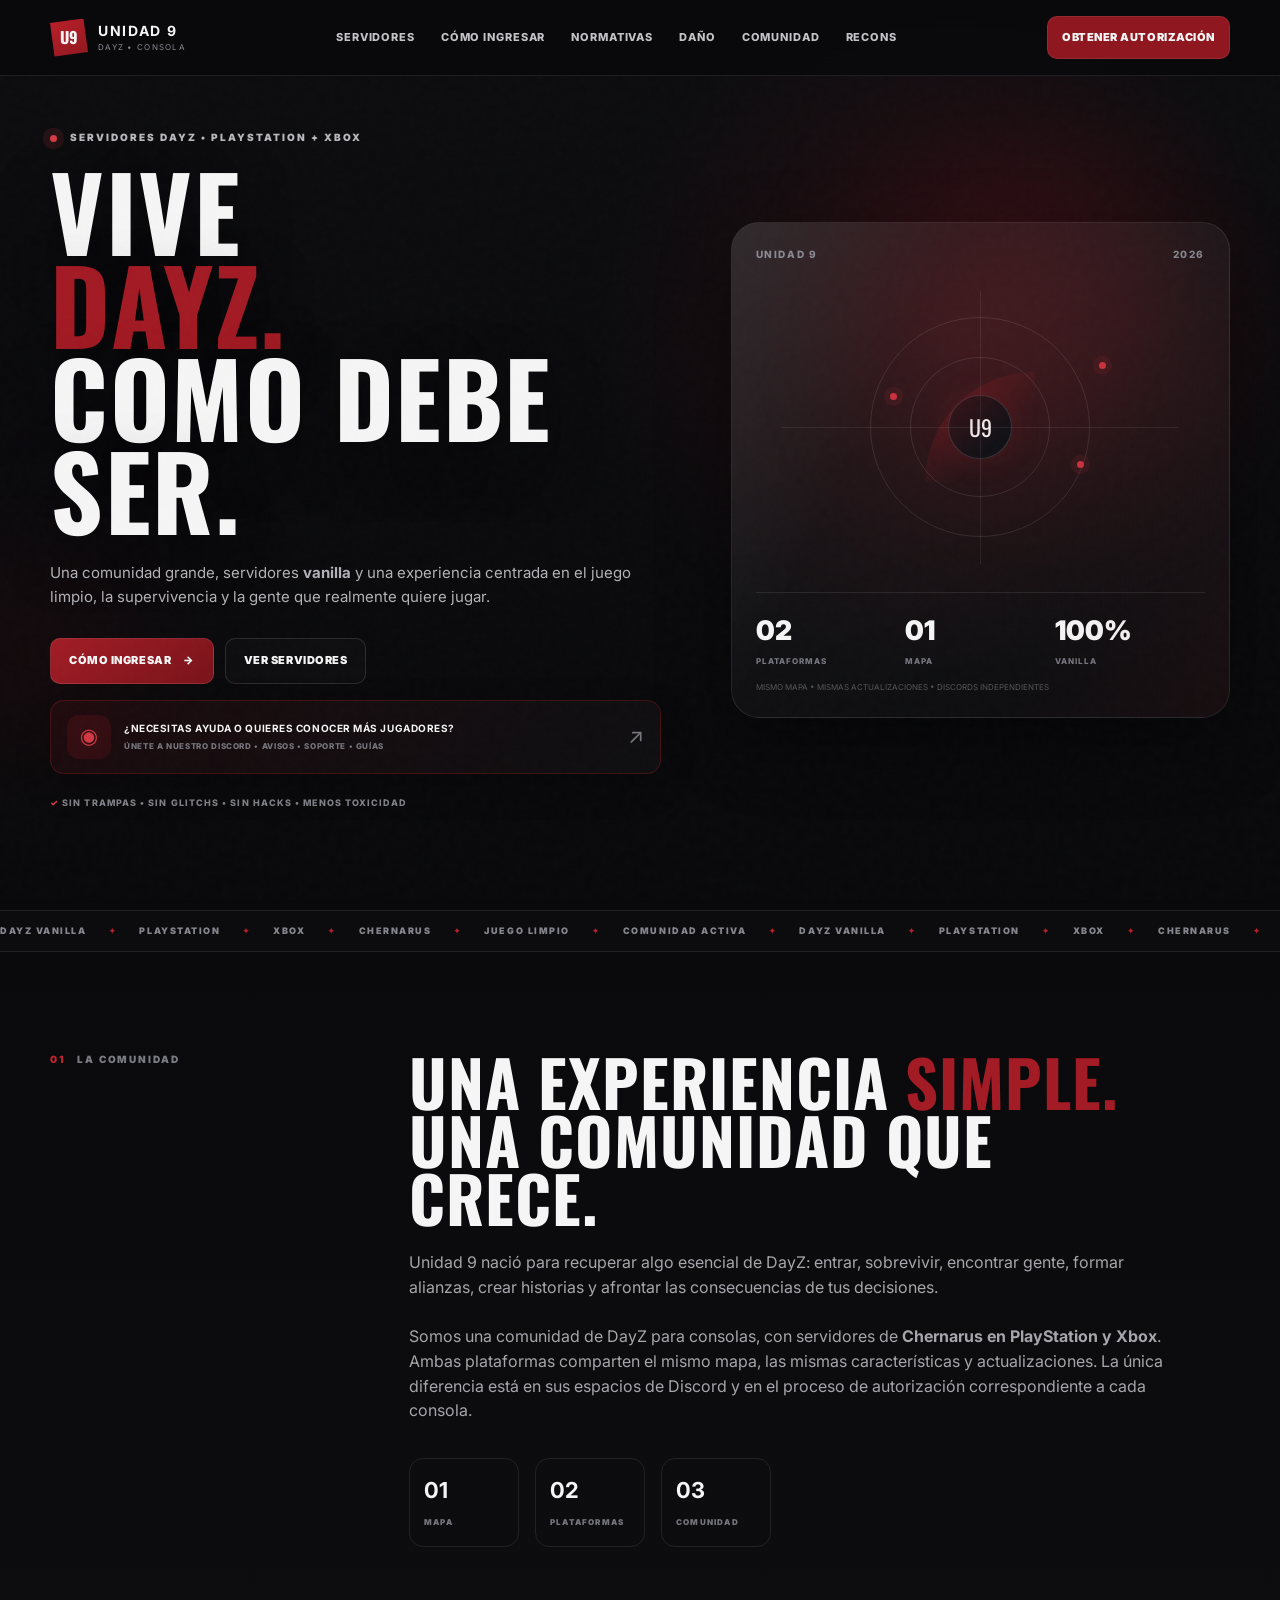
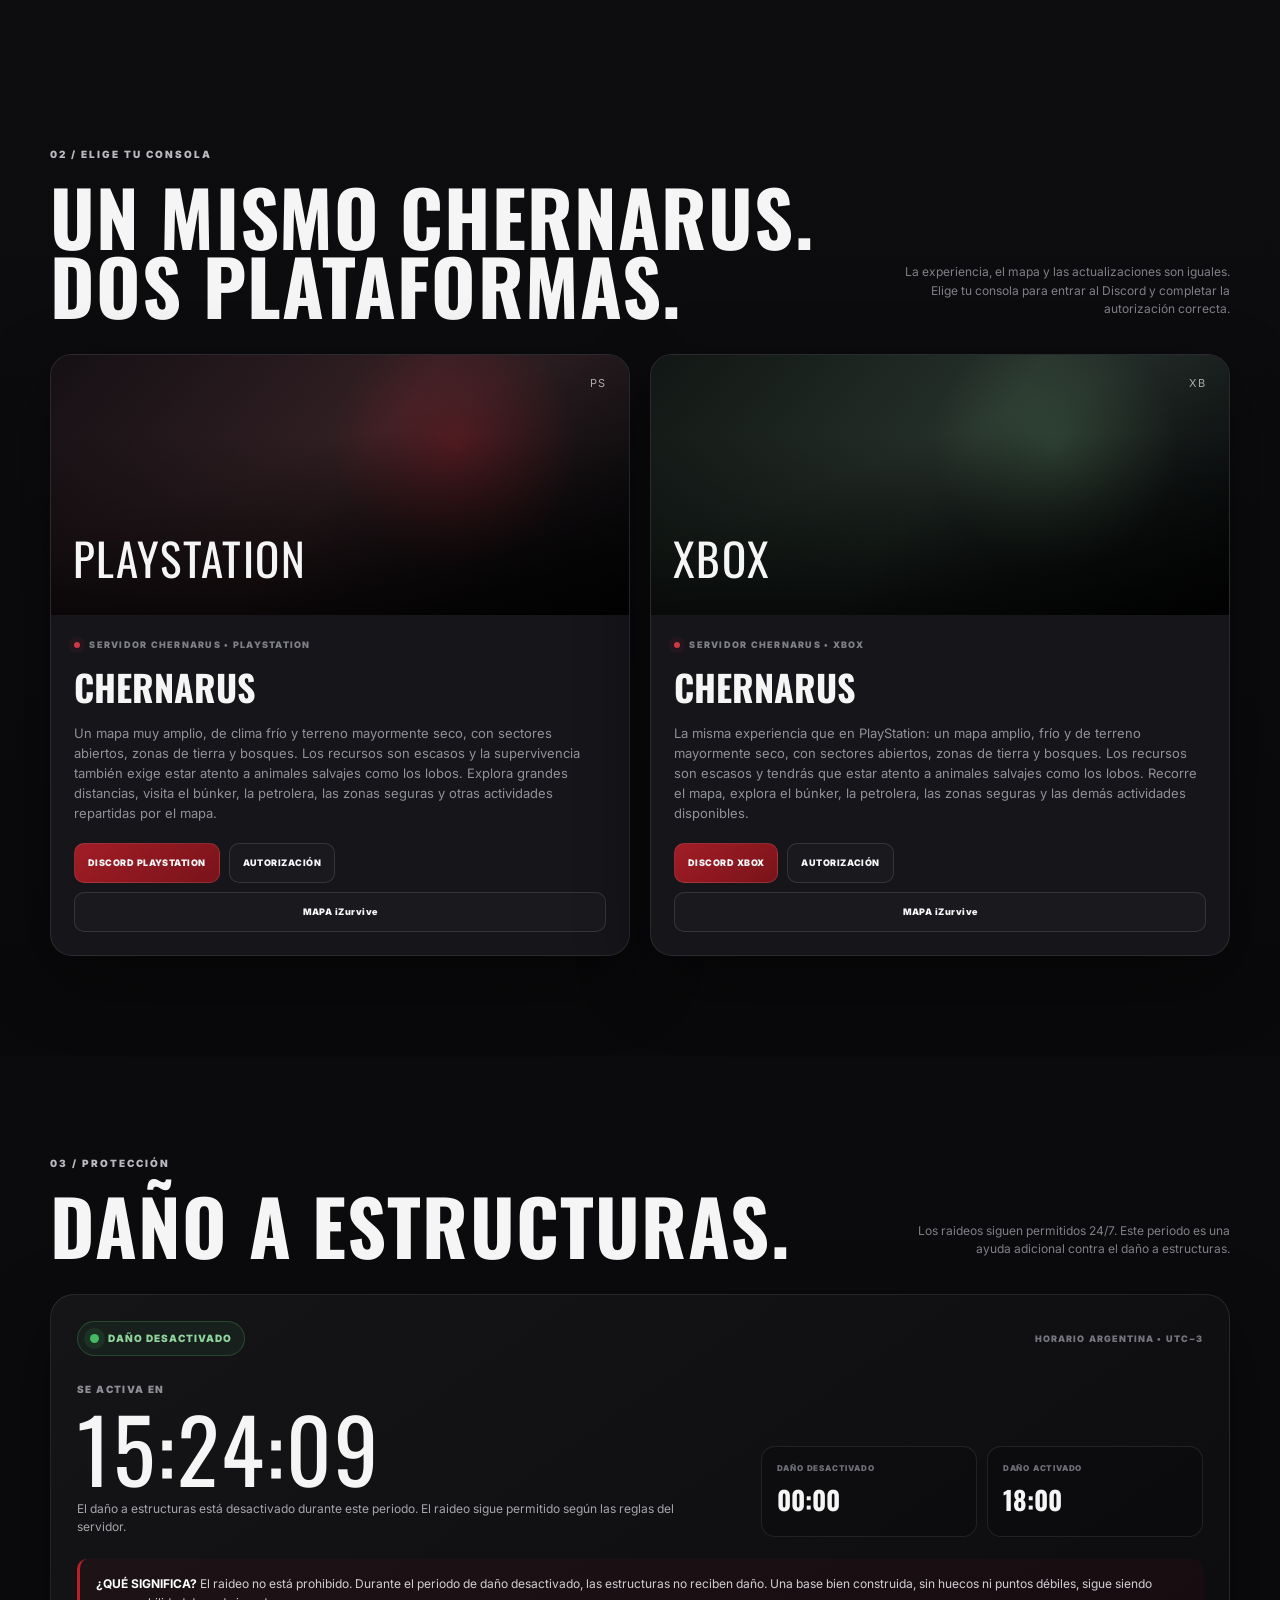
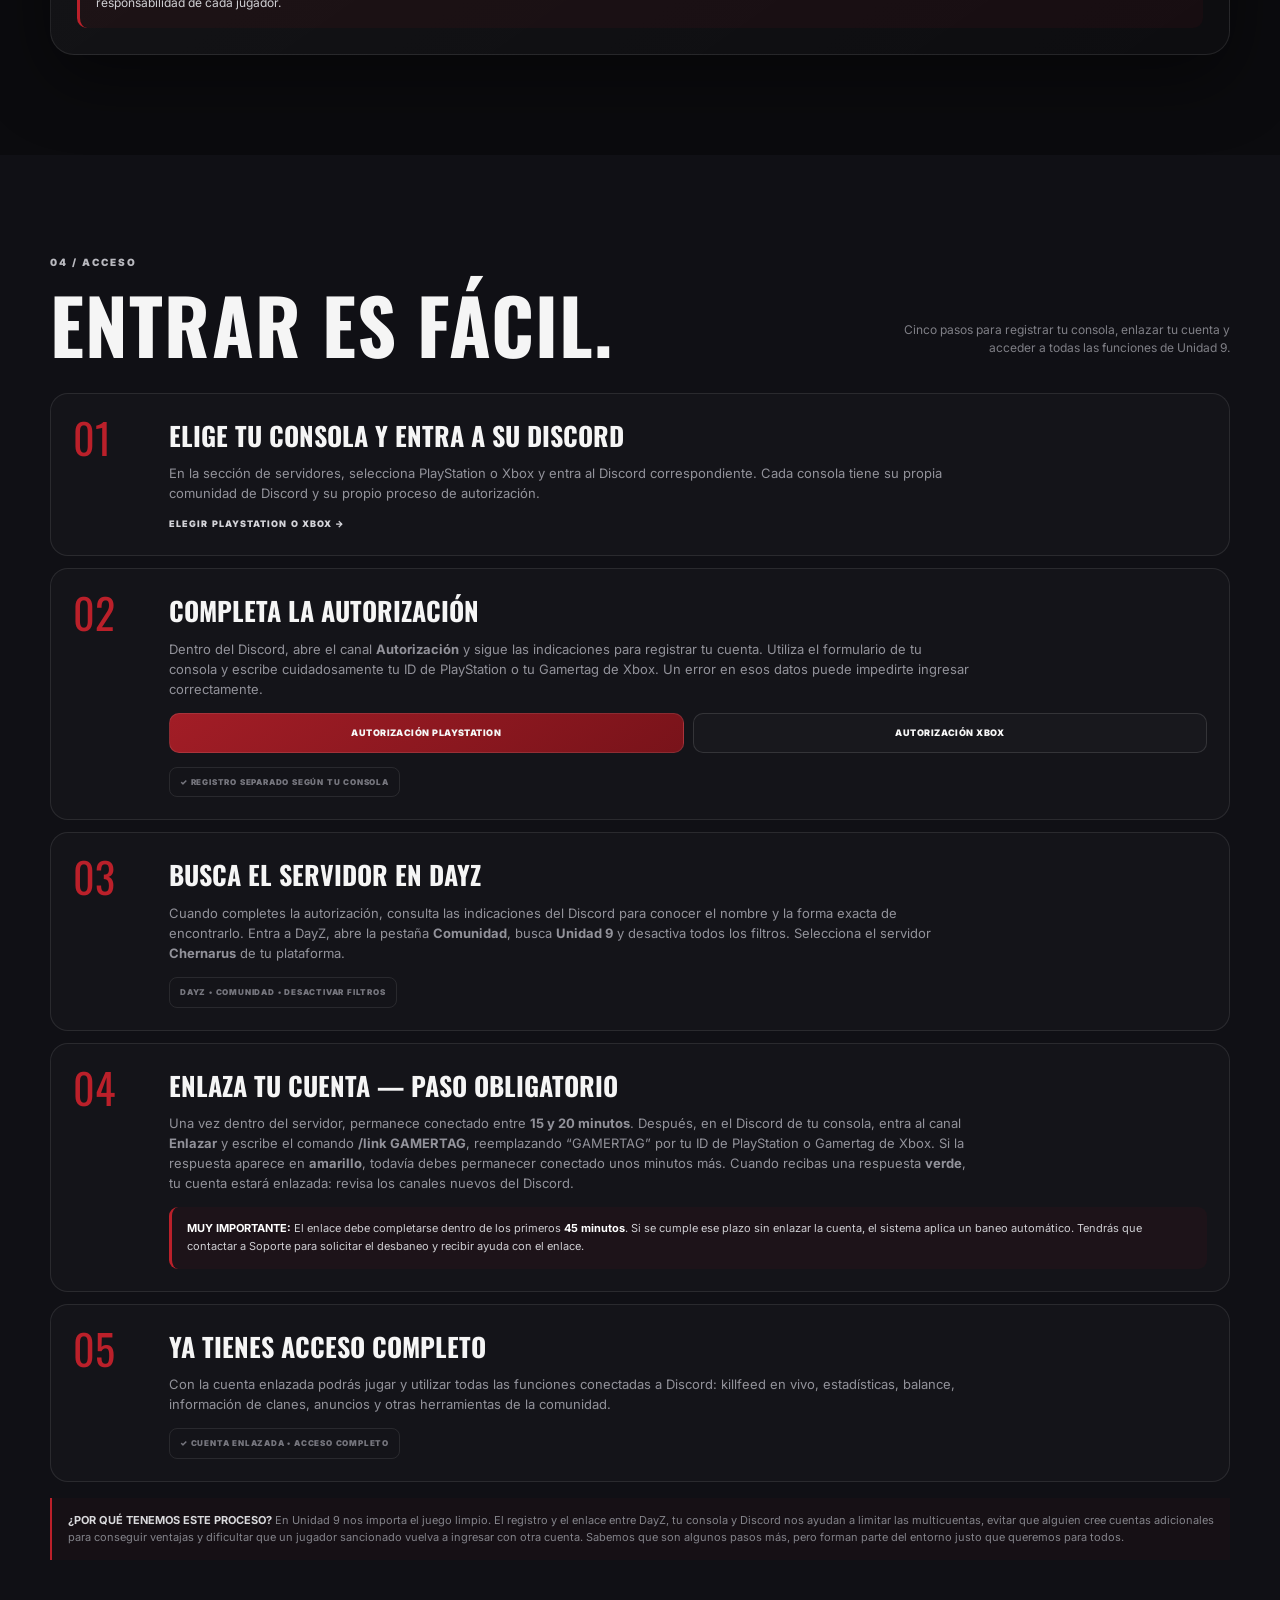
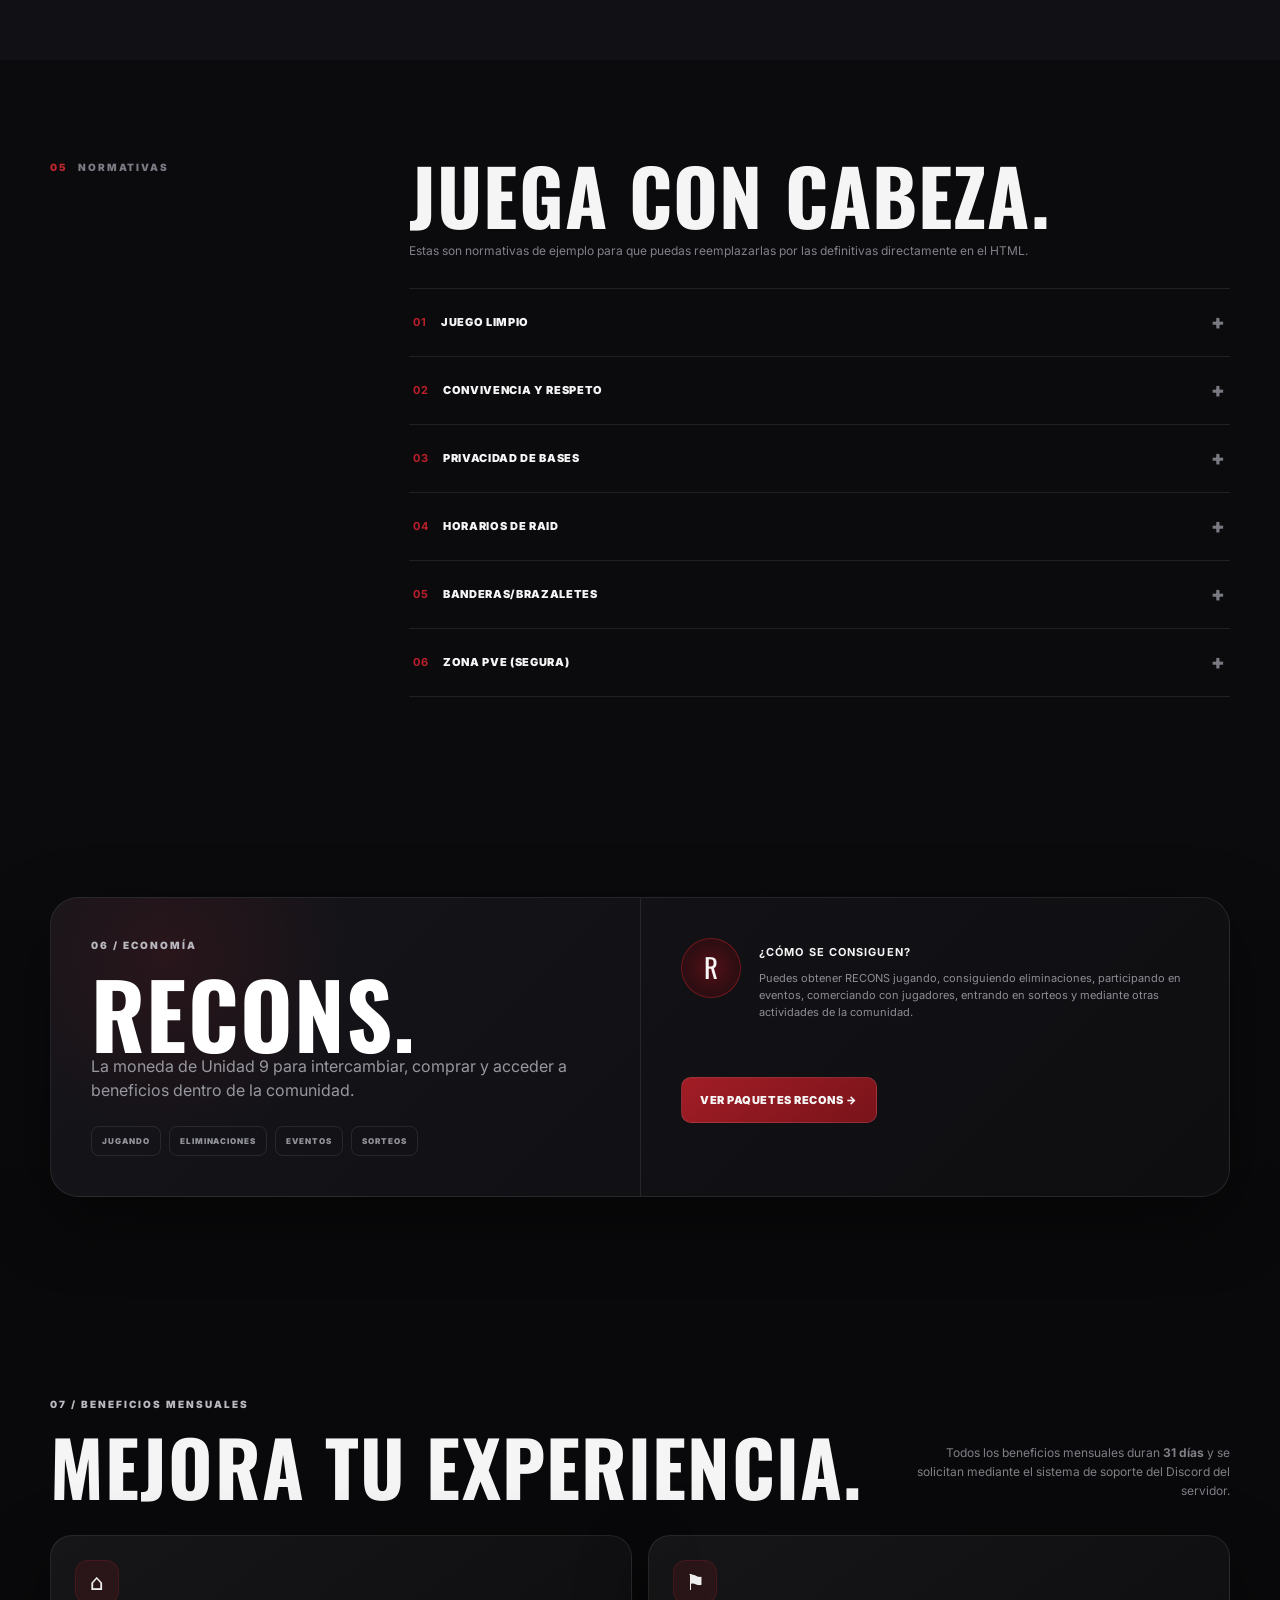
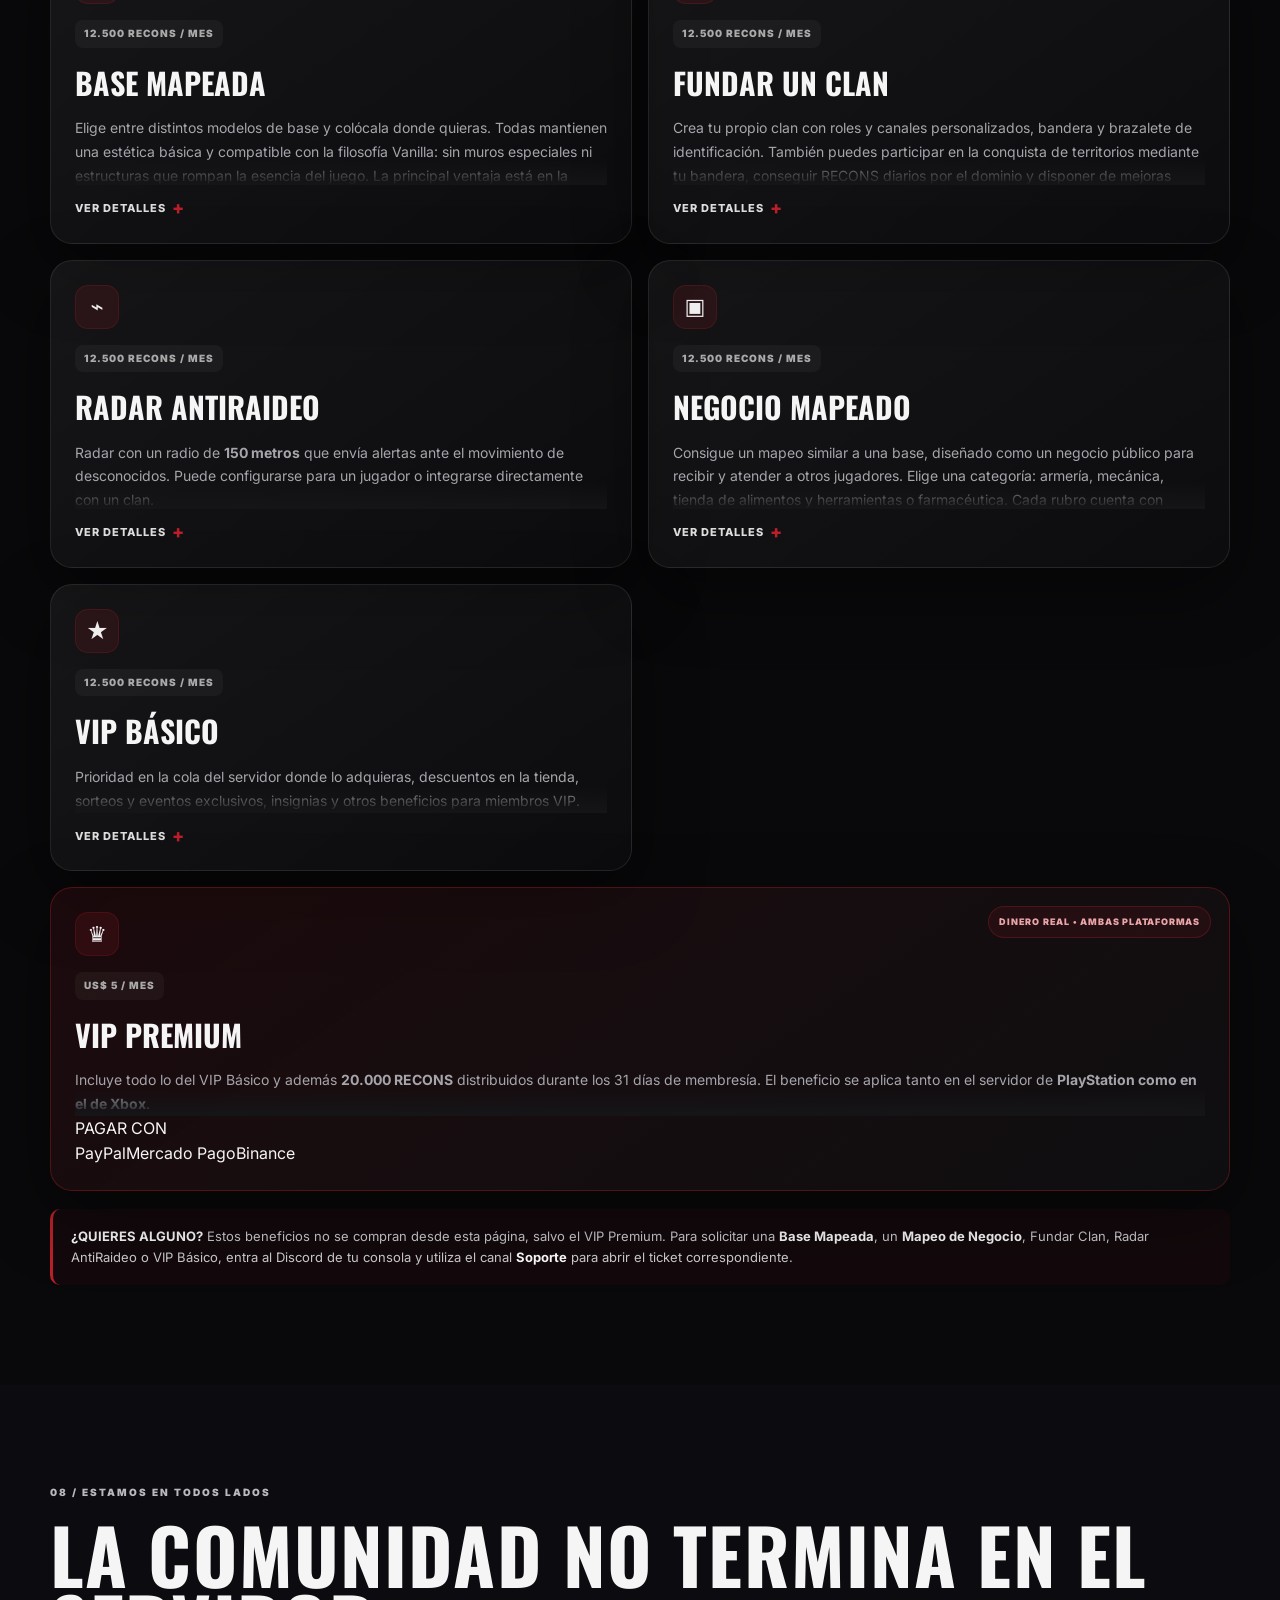
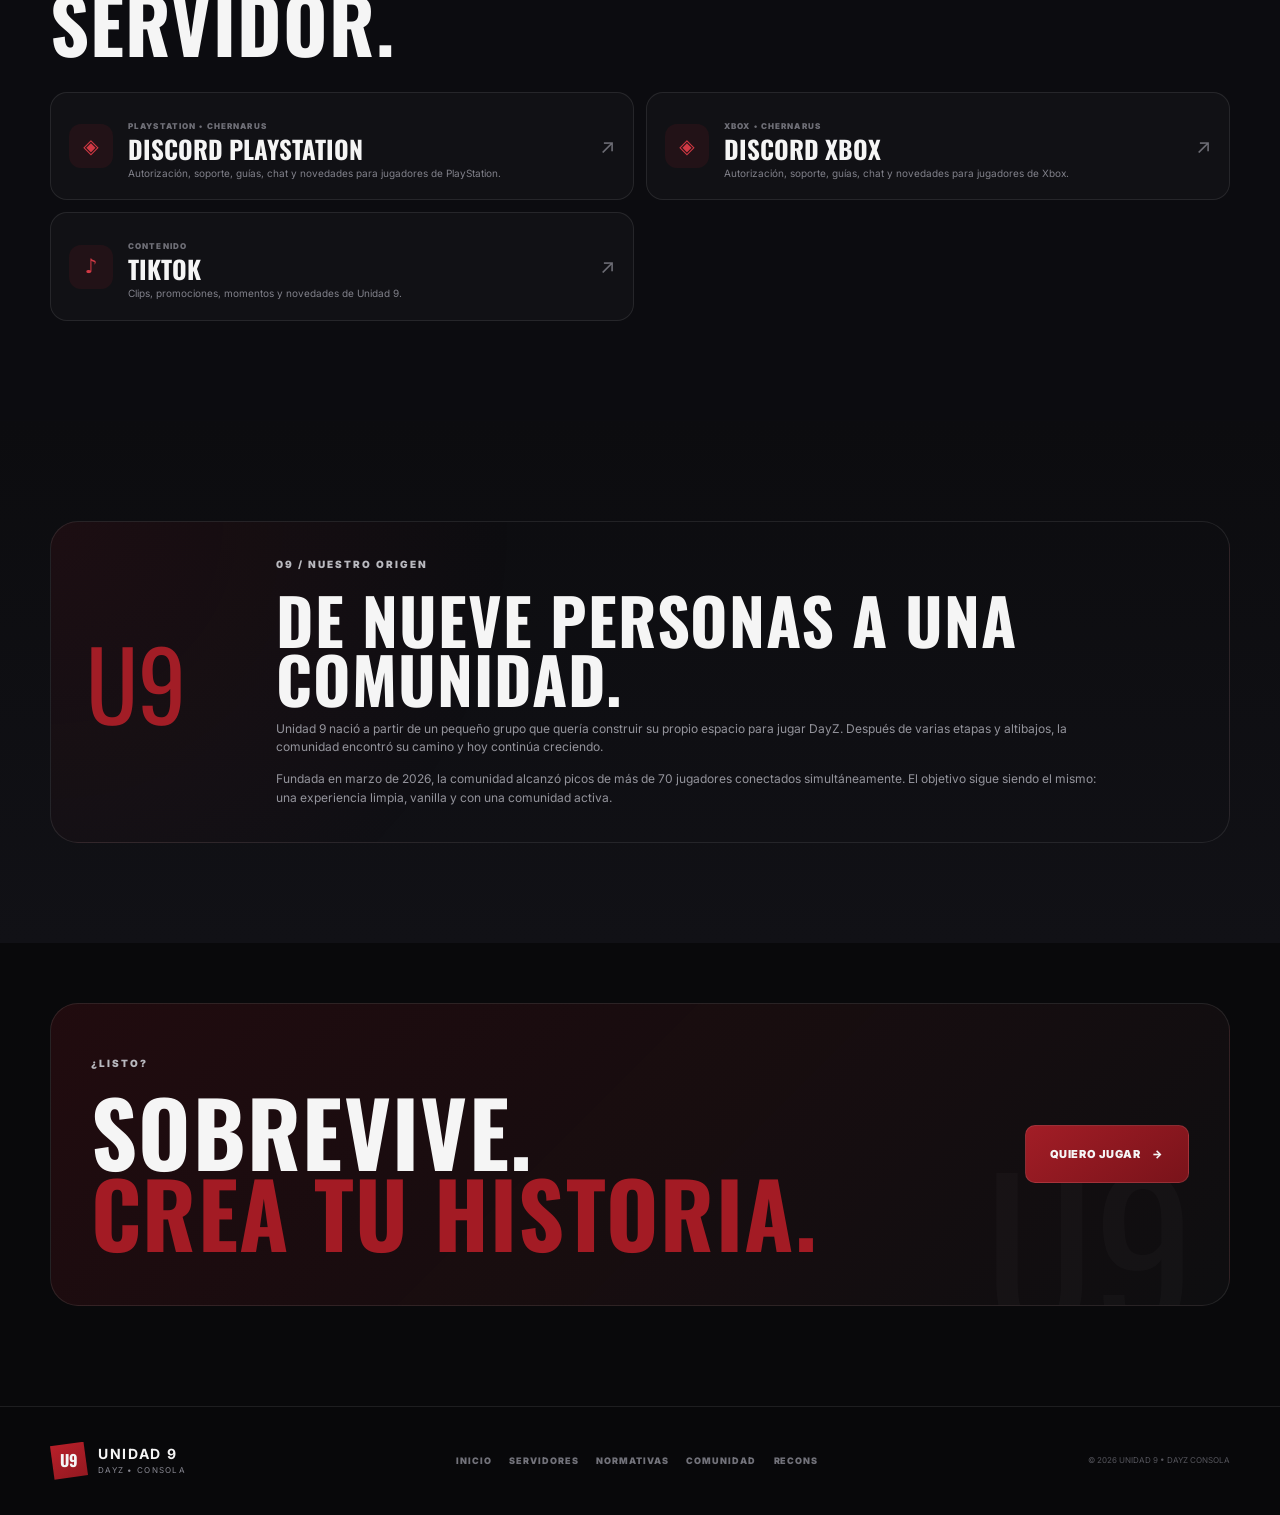
<file: index.html>
<!DOCTYPE html>
<html lang="es">
<head>
  <meta charset="UTF-8">
  <meta name="viewport" content="width=device-width, initial-scale=1.0, viewport-fit=cover">
  <meta name="theme-color" content="#0b0b0d">
  <meta name="description" content="Unidad 9 — Comunidad DayZ para consolas. Servidores Chernarus para PlayStation y Xbox, experiencia vanilla, comunidad activa y juego limpio.">
  <title>UNIDAD 9 — DAYZ CONSOLA</title>
  <link rel="icon" type="image/svg+xml" href="assets/favicon.svg">
  <link rel="preconnect" href="https://fonts.googleapis.com">
  <link rel="preconnect" href="https://fonts.gstatic.com" crossorigin>
  <link href="https://fonts.googleapis.com/css2?family=Inter:wght@400;500;600;700;800;900&family=Oswald:wght@500;600;700&display=swap" rel="stylesheet">
  <link rel="stylesheet" href="assets/styles.css?v=20261031-u9">

<style>
.benefit-grid{display:grid;grid-template-columns:repeat(2,1fr);gap:16px}.benefit-card{position:relative;border:1px solid var(--line);border-radius:22px;background:linear-gradient(145deg,rgba(255,255,255,.055),rgba(255,255,255,.015));padding:24px;box-shadow:var(--shadow);overflow:hidden}.benefit-card:hover{border-color:rgba(187,32,42,.45);transform:translateY(-4px)}.benefit-card h3{font-family:Oswald,sans-serif;font-size:30px;margin:12px 0 10px}.benefit-card p{color:var(--muted);line-height:1.7;font-size:14px}.benefit-icon{width:44px;height:44px;display:grid;place-items:center;border-radius:13px;background:rgba(187,32,42,.13);border:1px solid rgba(187,32,42,.2);font-size:22px;color:#eee}.benefit-tag{display:inline-block;margin-top:16px;padding:6px 9px;border-radius:8px;background:rgba(255,255,255,.04);font-size:10px;font-weight:900;letter-spacing:1px;color:#aaa}.benefit-more{margin-top:12px;border:0;background:transparent;color:#ddd;padding:0;font:800 11px Inter,sans-serif;letter-spacing:1px;cursor:pointer}.benefit-more span{color:var(--red2);font-size:18px;vertical-align:-2px;margin-left:3px}.premium-card{grid-column:1/-1;background:linear-gradient(145deg,rgba(143,24,32,.15),rgba(255,255,255,.025));border-color:rgba(187,32,42,.35)}.premium-badge{position:absolute;right:18px;top:18px;font-size:9px;font-weight:900;letter-spacing:.8px;color:#e9a4a8;border:1px solid rgba(187,32,42,.28);background:rgba(187,32,42,.1);padding:8px 10px;border-radius:999px}.premium-daily{font-family:Oswald,sans-serif;font-size:28px;color:#fff;margin:14px 0}.premium-pay{grid-template-columns:repeat(3,1fr)}.benefit-shop-note{margin-top:18px;padding:17px 18px;border-left:3px solid var(--red2);background:rgba(143,24,32,.08);border-radius:10px;color:#cfcfd3;line-height:1.65;font-size:13px}.benefit-shop-note strong{color:#fff}@media(max-width:700px){.benefit-grid{grid-template-columns:1fr}.premium-card{grid-column:auto}.premium-badge{position:static;display:inline-block;margin-bottom:14px}.premium-pay{grid-template-columns:1fr}}
</style>
</head>
<body>
  <div class="noise"></div>
  <header class="site-header" id="top">
    <a class="brand" href="#inicio" aria-label="Unidad 9 inicio">
      <span class="brand-mark">U9</span>
      <span class="brand-text"><strong>UNIDAD 9</strong><small>DAYZ • CONSOLA</small></span>
    </a>
    <nav class="desktop-nav" aria-label="Navegación principal">
      <a href="#servidores">SERVIDORES</a>
      <a href="#como-ingresar">CÓMO INGRESAR</a>
      <a href="#normativas">NORMATIVAS</a><a href="#daño-estructuras">DAÑO</a>
      <a href="#comunidad">COMUNIDAD</a>
      <a href="recons.html">RECONS</a>
    </nav>
    <a class="nav-cta" href="#como-ingresar">OBTENER AUTORIZACIÓN</a>
  </header>

  <main>
    <section class="hero section-pad" id="inicio">
      <div class="hero-glow glow-a"></div>
      <div class="hero-glow glow-b"></div>
      <div class="container hero-grid">
        <div class="hero-copy reveal">
          <div class="eyebrow"><span class="pulse"></span> SERVIDORES DAYZ • PLAYSTATION + XBOX</div>
          <h1>VIVE<br><span>DAYZ.</span><br>COMO DEBE SER.</h1>
          <p class="hero-lead">Una comunidad grande, servidores <strong>vanilla</strong> y una experiencia centrada en el juego limpio, la supervivencia y la gente que realmente quiere jugar.</p>
          <div class="hero-actions">
            <a class="btn btn-primary" href="#como-ingresar">CÓMO INGRESAR <span>→</span></a>
            <a class="btn btn-ghost" href="#servidores">VER SERVIDORES</a>
          </div>
          <a class="hero-discord reveal delay-2" href="#comunidad">
            <span class="hero-discord-icon">◉</span>
            <span class="hero-discord-copy"><strong>¿NECESITAS AYUDA O QUIERES CONOCER MÁS JUGADORES?</strong><small>ÚNETE A NUESTRO DISCORD • AVISOS • SOPORTE • GUÍAS</small></span>
            <span class="hero-discord-arrow">↗</span>
          </a>
          <div class="hero-proof"><span>✓</span> SIN TRAMPAS • SIN GLITCHS • SIN HACKS • MENOS TOXICIDAD</div>
        </div>
        <div class="hero-panel reveal delay-1">
          <div class="panel-top"><span>UNIDAD 9</span><span>2026</span></div>
          <div class="radar"><div class="radar-ring r1"></div><div class="radar-ring r2"></div><div class="radar-sweep"></div><div class="radar-dot d1"></div><div class="radar-dot d2"></div><div class="radar-dot d3"></div><div class="radar-core">U9</div></div>
          <div class="stat-grid">
            <div><strong>02</strong><span>PLATAFORMAS</span></div>
            <div><strong>01</strong><span>MAPA</span></div>
            <div><strong>100%</strong><span>VANILLA</span></div>
          </div>
          <small class="fine">MISMO MAPA • MISMAS ACTUALIZACIONES • DISCORDS INDEPENDIENTES</small>
        </div>
      </div>
    </section>

    <section class="ticker" aria-label="Características">
      <div class="ticker-track">
        <span>DAYZ VANILLA</span><i>✦</i><span>PLAYSTATION</span><i>✦</i><span>XBOX</span><i>✦</i><span>CHERNARUS</span><i>✦</i><span>JUEGO LIMPIO</span><i>✦</i><span>COMUNIDAD ACTIVA</span><i>✦</i>
        <span>DAYZ VANILLA</span><i>✦</i><span>PLAYSTATION</span><i>✦</i><span>XBOX</span><i>✦</i><span>CHERNARUS</span><i>✦</i><span>JUEGO LIMPIO</span><i>✦</i><span>COMUNIDAD ACTIVA</span><i>✦</i>
      </div>
    </section>

    <section class="section-pad intro" id="sobre">
      <div class="container two-col">
        <div class="section-label reveal"><span>01</span> LA COMUNIDAD</div>
        <div class="intro-copy reveal delay-1">
          <h2>UNA EXPERIENCIA <span>SIMPLE.</span> UNA COMUNIDAD QUE CRECE.</h2>
          <p>Unidad 9 nació para recuperar algo esencial de DayZ: entrar, sobrevivir, encontrar gente, formar alianzas, crear historias y afrontar las consecuencias de tus decisiones.</p>
          <p>Somos una comunidad de DayZ para consolas, con servidores de <strong>Chernarus en PlayStation y Xbox</strong>. Ambas plataformas comparten el mismo mapa, las mismas características y actualizaciones. La única diferencia está en sus espacios de Discord y en el proceso de autorización correspondiente a cada consola.</p>
          <div class="mini-facts"><div><strong>01</strong><span>MAPA</span></div><div><strong>02</strong><span>PLATAFORMAS</span></div><div><strong>03</strong><span>COMUNIDAD</span></div></div>
        </div>
      </div>
    </section>

    <section class="section-pad servers" id="servidores">
      <div class="container">
        <div class="section-head reveal"><div><div class="eyebrow">02 / ELIGE TU CONSOLA</div><h2>UN MISMO CHERNARUS. DOS PLATAFORMAS.</h2></div><p>La experiencia, el mapa y las actualizaciones son iguales. Elige tu consola para entrar al Discord y completar la autorización correcta.</p></div>
        <div class="server-grid">
          <article class="server-card reveal" data-platform="playstation">
            <div class="server-image playstation-art"><span>PLAYSTATION</span><em>PS</em></div>
            <div class="server-body">
              <div class="server-status"><span class="status-dot"></span> SERVIDOR CHERNARUS • PLAYSTATION</div>
              <h3>CHERNARUS</h3>
              <p>Un mapa muy amplio, de clima frío y terreno mayormente seco, con sectores abiertos, zonas de tierra y bosques. Los recursos son escasos y la supervivencia también exige estar atento a animales salvajes como los lobos. Explora grandes distancias, visita el búnker, la petrolera, las zonas seguras y otras actividades repartidas por el mapa.</p>
              <div class="server-buttons">
                <a class="btn btn-small btn-primary" data-link="discordPlayStation" href="#">DISCORD PLAYSTATION</a>
                <a class="btn btn-small btn-ghost" data-link="authorizationPlayStation" href="#">AUTORIZACIÓN</a>
                <a class="btn btn-small btn-ghost server-map-link" data-link="mapChernarus" href="#">MAPA iZurvive</a>
              </div>
            </div>
          </article>
          <article class="server-card reveal delay-1" data-platform="xbox">
            <div class="server-image xbox-art"><span>XBOX</span><em>XB</em></div>
            <div class="server-body">
              <div class="server-status"><span class="status-dot"></span> SERVIDOR CHERNARUS • XBOX</div>
              <h3>CHERNARUS</h3>
              <p>La misma experiencia que en PlayStation: un mapa amplio, frío y de terreno mayormente seco, con sectores abiertos, zonas de tierra y bosques. Los recursos son escasos y tendrás que estar atento a animales salvajes como los lobos. Recorre el mapa, explora el búnker, la petrolera, las zonas seguras y las demás actividades disponibles.</p>
              <div class="server-buttons">
                <a class="btn btn-small btn-primary" data-link="discordXbox" href="#">DISCORD XBOX</a>
                <a class="btn btn-small btn-ghost" data-link="authorizationXbox" href="#">AUTORIZACIÓN</a>
                <a class="btn btn-small btn-ghost server-map-link" data-link="mapChernarus" href="#">MAPA iZurvive</a>
              </div>
            </div>
          </article>
        </div>
      </div>
    </section>

    <section class="section-pad damage-section" id="daño-estructuras">
      <div class="container">
        <div class="section-head reveal">
          <div><div class="eyebrow">03 / PROTECCIÓN</div><h2>DAÑO A ESTRUCTURAS.</h2></div>
          <p>Los raideos siguen permitidos 24/7. Este periodo es una ayuda adicional contra el daño a estructuras.</p>
        </div>
        <div class="damage-panel reveal">
          <div class="damage-status-row">
            <div id="damageIndicator" class="damage-indicator is-disabled"><span class="damage-dot"></span><span id="damageStatusText">DAÑO DESACTIVADO</span></div>
            <span class="damage-zone">HORARIO ARGENTINA • UTC−3</span>
          </div>
          <div class="damage-main">
            <div>
              <div class="damage-kicker" id="damageCountdownLabel">SE ACTIVA EN</div>
              <div class="damage-countdown" id="damageCountdown">--:--:--</div>
              <p id="damageDescription">Cargando estado...</p>
            </div>
            <div class="damage-times">
              <div><small>DAÑO DESACTIVADO</small><strong id="damageDisabledStart">--:--</strong></div>
              <div><small>DAÑO ACTIVADO</small><strong id="damageDisabledEnd">--:--</strong></div>
            </div>
          </div>
          <div class="damage-note"><strong>¿QUÉ SIGNIFICA?</strong> El raideo no está prohibido. Durante el periodo de daño desactivado, las estructuras no reciben daño. Una base bien construida, sin huecos ni puntos débiles, sigue siendo responsabilidad de cada jugador.</div>
        </div>
      </div>
    </section>
    <section class="section-pad access" id="como-ingresar">
      <div class="container">
        <div class="section-head reveal"><div><div class="eyebrow">04 / ACCESO</div><h2>ENTRAR ES FÁCIL.</h2></div><p>Cinco pasos para registrar tu consola, enlazar tu cuenta y acceder a todas las funciones de Unidad 9.</p></div>
        <div class="steps">
          <article class="step reveal"><div class="step-no">01</div><div><h3>ELIGE TU CONSOLA Y ENTRA A SU DISCORD</h3><p>En la sección de servidores, selecciona PlayStation o Xbox y entra al Discord correspondiente. Cada consola tiene su propia comunidad de Discord y su propio proceso de autorización.</p><a class="text-link" href="#servidores">ELEGIR PLAYSTATION O XBOX →</a></div></article>
          <article class="step reveal delay-1"><div class="step-no">02</div><div><h3>COMPLETA LA AUTORIZACIÓN</h3><p>Dentro del Discord, abre el canal <strong>Autorización</strong> y sigue las indicaciones para registrar tu cuenta. Utiliza el formulario de tu consola y escribe cuidadosamente tu ID de PlayStation o tu Gamertag de Xbox. Un error en esos datos puede impedirte ingresar correctamente.</p><div class="server-buttons access-platform-links"><a class="btn btn-small btn-primary" data-link="authorizationPlayStation" href="#">AUTORIZACIÓN PLAYSTATION</a><a class="btn btn-small btn-ghost" data-link="authorizationXbox" href="#">AUTORIZACIÓN XBOX</a></div><span class="tip">✓ REGISTRO SEPARADO SEGÚN TU CONSOLA</span></div></article>
          <article class="step reveal delay-2"><div class="step-no">03</div><div><h3>BUSCA EL SERVIDOR EN DAYZ</h3><p>Cuando completes la autorización, consulta las indicaciones del Discord para conocer el nombre y la forma exacta de encontrarlo. Entra a DayZ, abre la pestaña <strong>Comunidad</strong>, busca <strong>Unidad 9</strong> y desactiva todos los filtros. Selecciona el servidor <strong>Chernarus</strong> de tu plataforma.</p><span class="tip">DAYZ • COMUNIDAD • DESACTIVAR FILTROS</span></div></article>
          <article class="step reveal"><div class="step-no">04</div><div><h3>ENLAZA TU CUENTA — PASO OBLIGATORIO</h3><p>Una vez dentro del servidor, permanece conectado entre <strong>15 y 20 minutos</strong>. Después, en el Discord de tu consola, entra al canal <strong>Enlazar</strong> y escribe el comando <strong>/link GAMERTAG</strong>, reemplazando “GAMERTAG” por tu ID de PlayStation o Gamertag de Xbox. Si la respuesta aparece en <strong>amarillo</strong>, todavía debes permanecer conectado unos minutos más. Cuando recibas una respuesta <strong>verde</strong>, tu cuenta estará enlazada: revisa los canales nuevos del Discord.</p><div class="step-warning"><strong>MUY IMPORTANTE:</strong> El enlace debe completarse dentro de los primeros <strong>45 minutos</strong>. Si se cumple ese plazo sin enlazar la cuenta, el sistema aplica un baneo automático. Tendrás que contactar a Soporte para solicitar el desbaneo y recibir ayuda con el enlace.</div></div></article>
          <article class="step reveal delay-1"><div class="step-no">05</div><div><h3>YA TIENES ACCESO COMPLETO</h3><p>Con la cuenta enlazada podrás jugar y utilizar todas las funciones conectadas a Discord: killfeed en vivo, estadísticas, balance, información de clanes, anuncios y otras herramientas de la comunidad.</p><span class="tip">✓ CUENTA ENLAZADA • ACCESO COMPLETO</span></div></article>
        </div>
        <div class="access-note reveal"><strong>¿POR QUÉ TENEMOS ESTE PROCESO?</strong> En Unidad 9 nos importa el juego limpio. El registro y el enlace entre DayZ, tu consola y Discord nos ayudan a limitar las multicuentas, evitar que alguien cree cuentas adicionales para conseguir ventajas y dificultar que un jugador sancionado vuelva a ingresar con otra cuenta. Sabemos que son algunos pasos más, pero forman parte del entorno justo que queremos para todos.</div>
      </div>
    </section>

    <section class="section-pad rules" id="normativas">
      <div class="container two-col rules-grid">
        <div class="section-label reveal"><span>05</span> NORMATIVAS</div>
        <div class="rules-content reveal delay-1">
          <h2>JUEGA CON CABEZA.</h2>
          <p class="muted">Estas son normativas de ejemplo para que puedas reemplazarlas por las definitivas directamente en el HTML.</p>
          <div class="accordion">
            <button class="accordion-item" aria-expanded="false"><span><b>01</b> JUEGO LIMPIO</span><i>+</i></button>
            <div class="accordion-panel"><p>No está permitido utilizar hacks, exploits, glitches, modificaciones externas o cualquier bug que otorgue una ventaja ilegítima sobre otros jugadores.</p></div>
            <button class="accordion-item" aria-expanded="false"><span><b>02</b> CONVIVENCIA Y RESPETO</span><i>+</i></button>
            <div class="accordion-panel"><p>El conflicto forma parte de DayZ, pero las conductas fuera de lugar no. Mantén una convivencia respetuosa dentro de la comunidad y utiliza los canales de soporte cuando exista un problema.</p></div>
            <button class="accordion-item" aria-expanded="false"><span><b>03</b> PRIVACIDAD DE BASES</span><i>+</i></button>
            <div class="accordion-panel"><p>Esta prohibido divulgar informacion sobre otros jugadores de manera publica.</p></div>
            <button class="accordion-item" aria-expanded="false"><span><b>04</b> HORARIOS DE RAID</span><i>+</i></button>
            <div class="accordion-panel"><p>Contamos con raid 24-7, la unica ayuda que nuestro servidor ofrece es desactivar el daño a estructuras durante la madrugada.</p></div>
            <button class="accordion-item" aria-expanded="false"><span><b>05</b> BANDERAS/BRAZALETES</span><i>+</i></button>
            <div class="accordion-panel"><p>Esta prohibido utilizar banderas o brazaletes de clanes a los que no perteneces.</p></div>
            <button class="accordion-item" aria-expanded="false"><span><b>06</b> ZONA PVE (SEGURA)</span><i>+</i></button>
            <div class="accordion-panel"><p>Dentro de las zonas señalizadas por un destello azul en el cielo se prohibe cualquier actividad PVP, Provocacion, Hurto, Toxicidad.</p></div>
          </div>
        </div>
      </div>
    </section>

    <section class="section-pad economy" id="economia">
      <div class="container economy-card reveal">
        <div class="economy-main"><div class="eyebrow">06 / ECONOMÍA</div><h2>RECONS.</h2><p>La moneda de Unidad 9 para intercambiar, comprar y acceder a beneficios dentro de la comunidad.</p><div class="economy-pills"><span>JUGANDO</span><span>ELIMINACIONES</span><span>EVENTOS</span><span>SORTEOS</span></div></div>
        <div class="economy-side"><div class="coin">R</div><div><strong>¿CÓMO SE CONSIGUEN?</strong><p>Puedes obtener RECONS jugando, consiguiendo eliminaciones, participando en eventos, comerciando con jugadores, entrando en sorteos y mediante otras actividades de la comunidad.</p></div><a class="btn btn-primary" href="recons.html">VER PAQUETES RECONS →</a></div>
      </div>
    </section>

    <section class="section-pad benefits" id="beneficios">
      <div class="container">
        <div class="section-head"><div><div class="eyebrow">07 / BENEFICIOS MENSUALES</div><h2>MEJORA TU EXPERIENCIA.</h2></div><p>Todos los beneficios mensuales duran <strong>31 días</strong> y se solicitan mediante el sistema de soporte del Discord del servidor.</p></div>
        <div class="benefit-grid">
          <article class="benefit-card reveal"><span class="benefit-icon">⌂</span><div class="benefit-tag">12.500 RECONS / MES</div><h3>BASE MAPEADA</h3><p>Elige entre distintos modelos de base y colócala donde quieras. Todas mantienen una estética básica y compatible con la filosofía Vanilla: sin muros especiales ni estructuras que rompan la esencia del juego. La principal ventaja está en la ubicación, la posición y la visión que puedes conseguir.</p><button class="benefit-more" type="button">VER DETALLES <span>+</span></button></article>
          <article class="benefit-card reveal delay-1"><span class="benefit-icon">⚑</span><div class="benefit-tag">12.500 RECONS / MES</div><h3>FUNDAR UN CLAN</h3><p>Crea tu propio clan con roles y canales personalizados, bandera y brazalete de identificación. También puedes participar en la conquista de territorios mediante tu bandera, conseguir RECONS diarios por el dominio y disponer de mejoras compartidas para tu grupo.</p><button class="benefit-more" type="button">VER DETALLES <span>+</span></button></article>
          <article class="benefit-card reveal delay-2"><span class="benefit-icon">⌁</span><div class="benefit-tag">12.500 RECONS / MES</div><h3>RADAR ANTIRAIDEO</h3><p>Radar con un radio de <strong>150 metros</strong> que envía alertas ante el movimiento de desconocidos. Puede configurarse para un jugador o integrarse directamente con un clan.</p><button class="benefit-more" type="button">VER DETALLES <span>+</span></button></article>
          <article class="benefit-card reveal"><span class="benefit-icon">▣</span><div class="benefit-tag">12.500 RECONS / MES</div><h3>NEGOCIO MAPEADO</h3><p>Consigue un mapeo similar a una base, diseñado como un negocio público para recibir y atender a otros jugadores. Elige una categoría: armería, mecánica, tienda de alimentos y herramientas o farmacéutica. Cada rubro cuenta con airdrops de suministros que deberán disputarse para obtener el dominio y conseguir mercadería. Así podrás abastecer tu local y vender sus productos a la comunidad.</p><button class="benefit-more" type="button">VER DETALLES <span>+</span></button></article>
          <article class="benefit-card reveal"><span class="benefit-icon">★</span><div class="benefit-tag">12.500 RECONS / MES</div><h3>VIP BÁSICO</h3><p>Prioridad en la cola del servidor donde lo adquieras, descuentos en la tienda, sorteos y eventos exclusivos, insignias y otros beneficios para miembros VIP.</p><button class="benefit-more" type="button">VER DETALLES <span>+</span></button></article>
          <article class="benefit-card premium-card reveal delay-1"><span class="premium-badge">DINERO REAL • AMBAS PLATAFORMAS</span><span class="benefit-icon">♛</span><div class="benefit-tag">US$ 5 / MES</div><h3>VIP PREMIUM</h3><p>Incluye todo lo del VIP Básico y además <strong>20.000 RECONS</strong> distribuidos durante los 31 días de membresía. El beneficio se aplica tanto en el servidor de <strong>PlayStation como en el de Xbox</strong>.</p><div class="pay-title">PAGAR CON</div><div class="pay-grid premium-pay"><a class="pay-btn paypal" data-link="paypalVipPremium" href="#">PayPal</a><a class="pay-btn mp" data-link="mercadopagoVipPremium" href="#">Mercado Pago</a><a class="pay-btn binance" data-link="binanceVipPremium" href="#">Binance</a></div></article>
        </div>
        <div class="benefit-shop-note"><strong>¿QUIERES ALGUNO?</strong> Estos beneficios no se compran desde esta página, salvo el VIP Premium. Para solicitar una <strong>Base Mapeada</strong>, un <strong>Mapeo de Negocio</strong>, Fundar Clan, Radar AntiRaideo o VIP Básico, entra al Discord de tu consola y utiliza el canal <strong>Soporte</strong> para abrir el ticket correspondiente.</div>
      </div>
    </section>

    <section class="section-pad community" id="comunidad">
      <div class="container">
        <div class="section-head reveal"><div><div class="eyebrow">08 / ESTAMOS EN TODOS LADOS</div><h2>LA COMUNIDAD NO TERMINA EN EL SERVIDOR.</h2></div></div>
        <div class="community-grid">
          <a class="social-card reveal" data-link="discordPlayStation" href="#"><span class="social-icon">◈</span><div><small>PLAYSTATION • CHERNARUS</small><h3>DISCORD PLAYSTATION</h3><p>Autorización, soporte, guías, chat y novedades para jugadores de PlayStation.</p></div><span class="arrow">↗</span></a>
          <a class="social-card reveal delay-1" data-link="discordXbox" href="#"><span class="social-icon">◈</span><div><small>XBOX • CHERNARUS</small><h3>DISCORD XBOX</h3><p>Autorización, soporte, guías, chat y novedades para jugadores de Xbox.</p></div><span class="arrow">↗</span></a>
          <a class="social-card reveal" data-link="tiktok" href="#"><span class="social-icon">♪</span><div><small>CONTENIDO</small><h3>TIKTOK</h3><p>Clips, promociones, momentos y novedades de Unidad 9.</p></div><span class="arrow">↗</span></a>
        </div>
      </div>
    </section>

    <section class="section-pad story">
      <div class="container story-card reveal">
        <div class="story-mark">U9</div><div><div class="eyebrow">09 / NUESTRO ORIGEN</div><h2>DE NUEVE PERSONAS A UNA COMUNIDAD.</h2><p>Unidad 9 nació a partir de un pequeño grupo que quería construir su propio espacio para jugar DayZ. Después de varias etapas y altibajos, la comunidad encontró su camino y hoy continúa creciendo.</p><p>Fundada en marzo de 2026, la comunidad alcanzó picos de más de 70 jugadores conectados simultáneamente. El objetivo sigue siendo el mismo: una experiencia limpia, vanilla y con una comunidad activa.</p></div>
      </div>
    </section>

    <section class="final-cta section-pad">
      <div class="container cta-box reveal"><div><div class="eyebrow">¿LISTO?</div><h2>SOBREVIVE.<br><span>CREA TU HISTORIA.</span></h2></div><a class="btn btn-primary btn-xl" href="#como-ingresar">QUIERO JUGAR <span>→</span></a></div>
    </section>
  </main>

  <footer class="footer">
    <div class="container footer-inner"><div class="brand"><span class="brand-mark">U9</span><span class="brand-text"><strong>UNIDAD 9</strong><small>DAYZ • CONSOLA</small></span></div><div class="footer-links"><a href="#inicio">INICIO</a><a href="#servidores">SERVIDORES</a><a href="#normativas">NORMATIVAS</a><a href="#comunidad">COMUNIDAD</a>
      <a href="recons.html">RECONS</a></div><div class="footer-copy">© 2026 UNIDAD 9 • DAYZ CONSOLA</div></div>
  </footer>

  <button class="floating-top" id="toTop" aria-label="Volver arriba">↑</button>
  <script src="assets/config.js?v=20261031-u9"></script>
  <script src="assets/script.js?v=20261031-u9"></script>
</body>
</html>
</file>
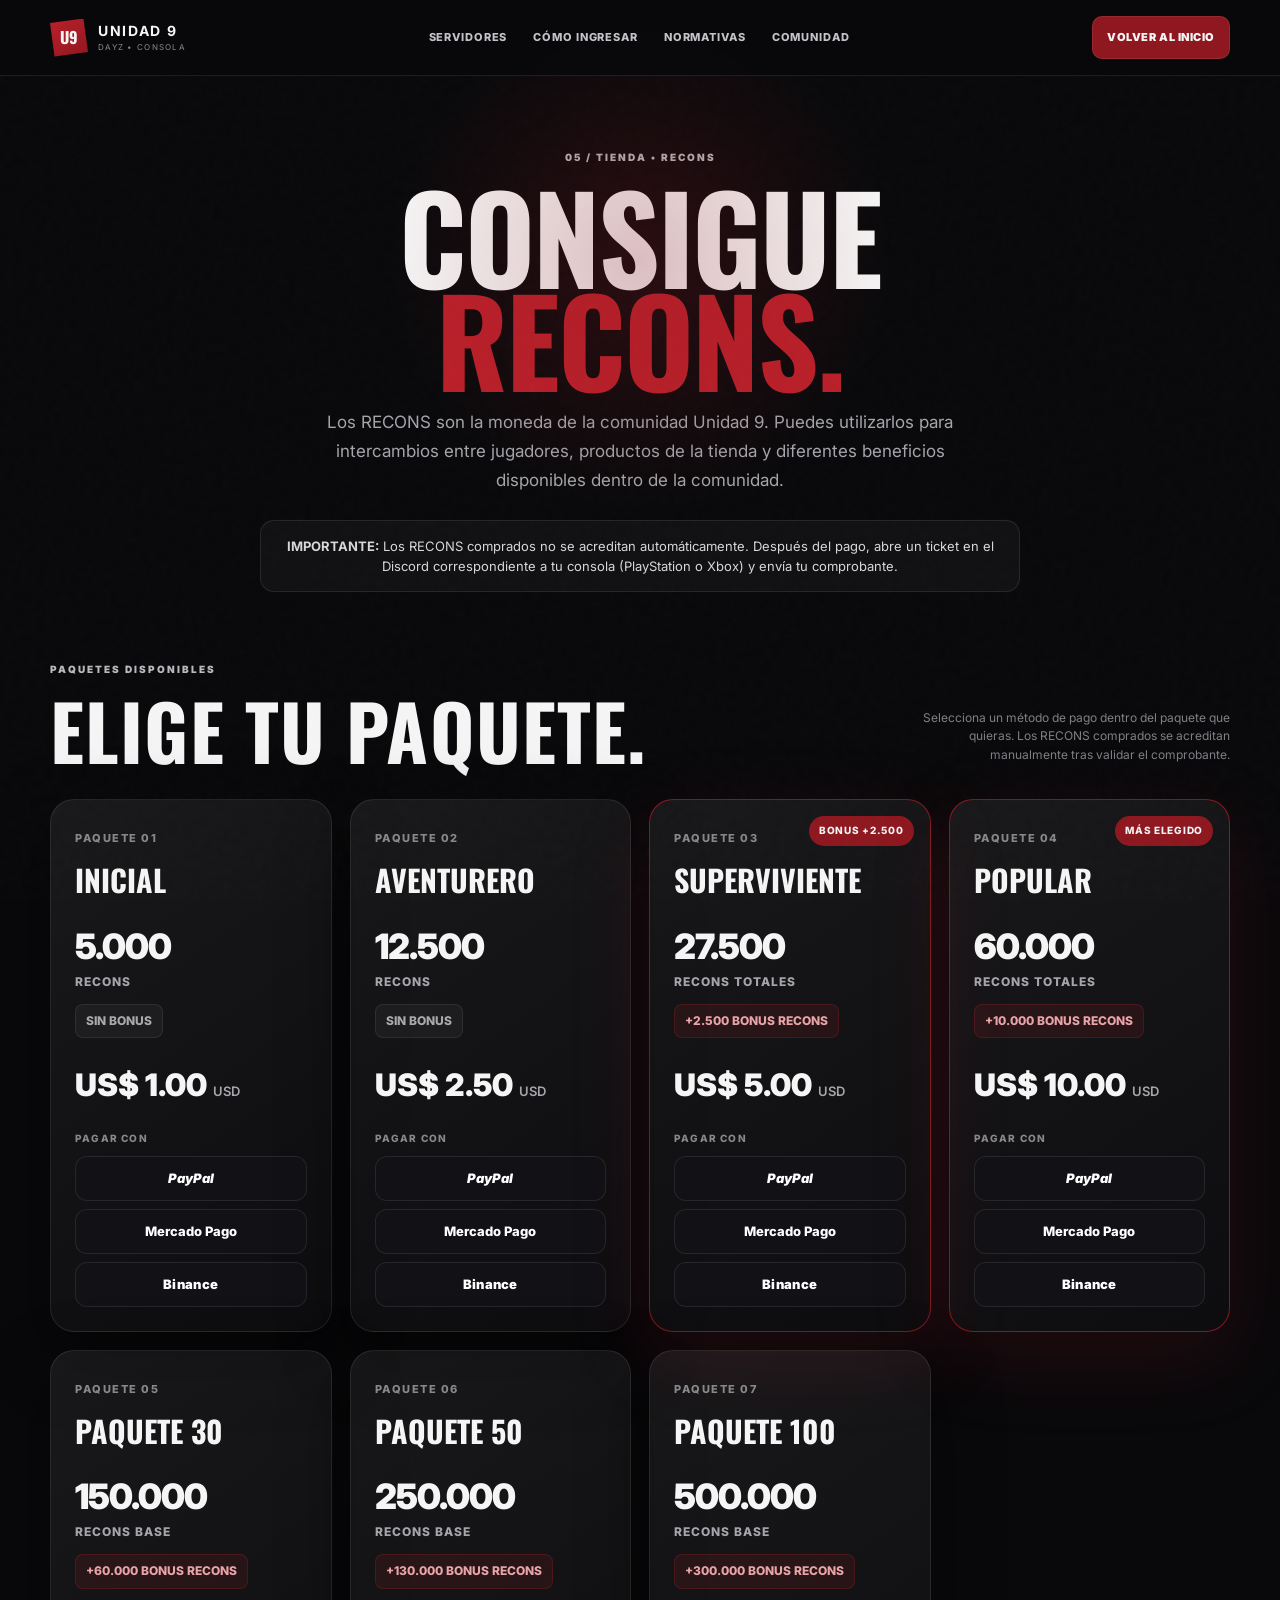
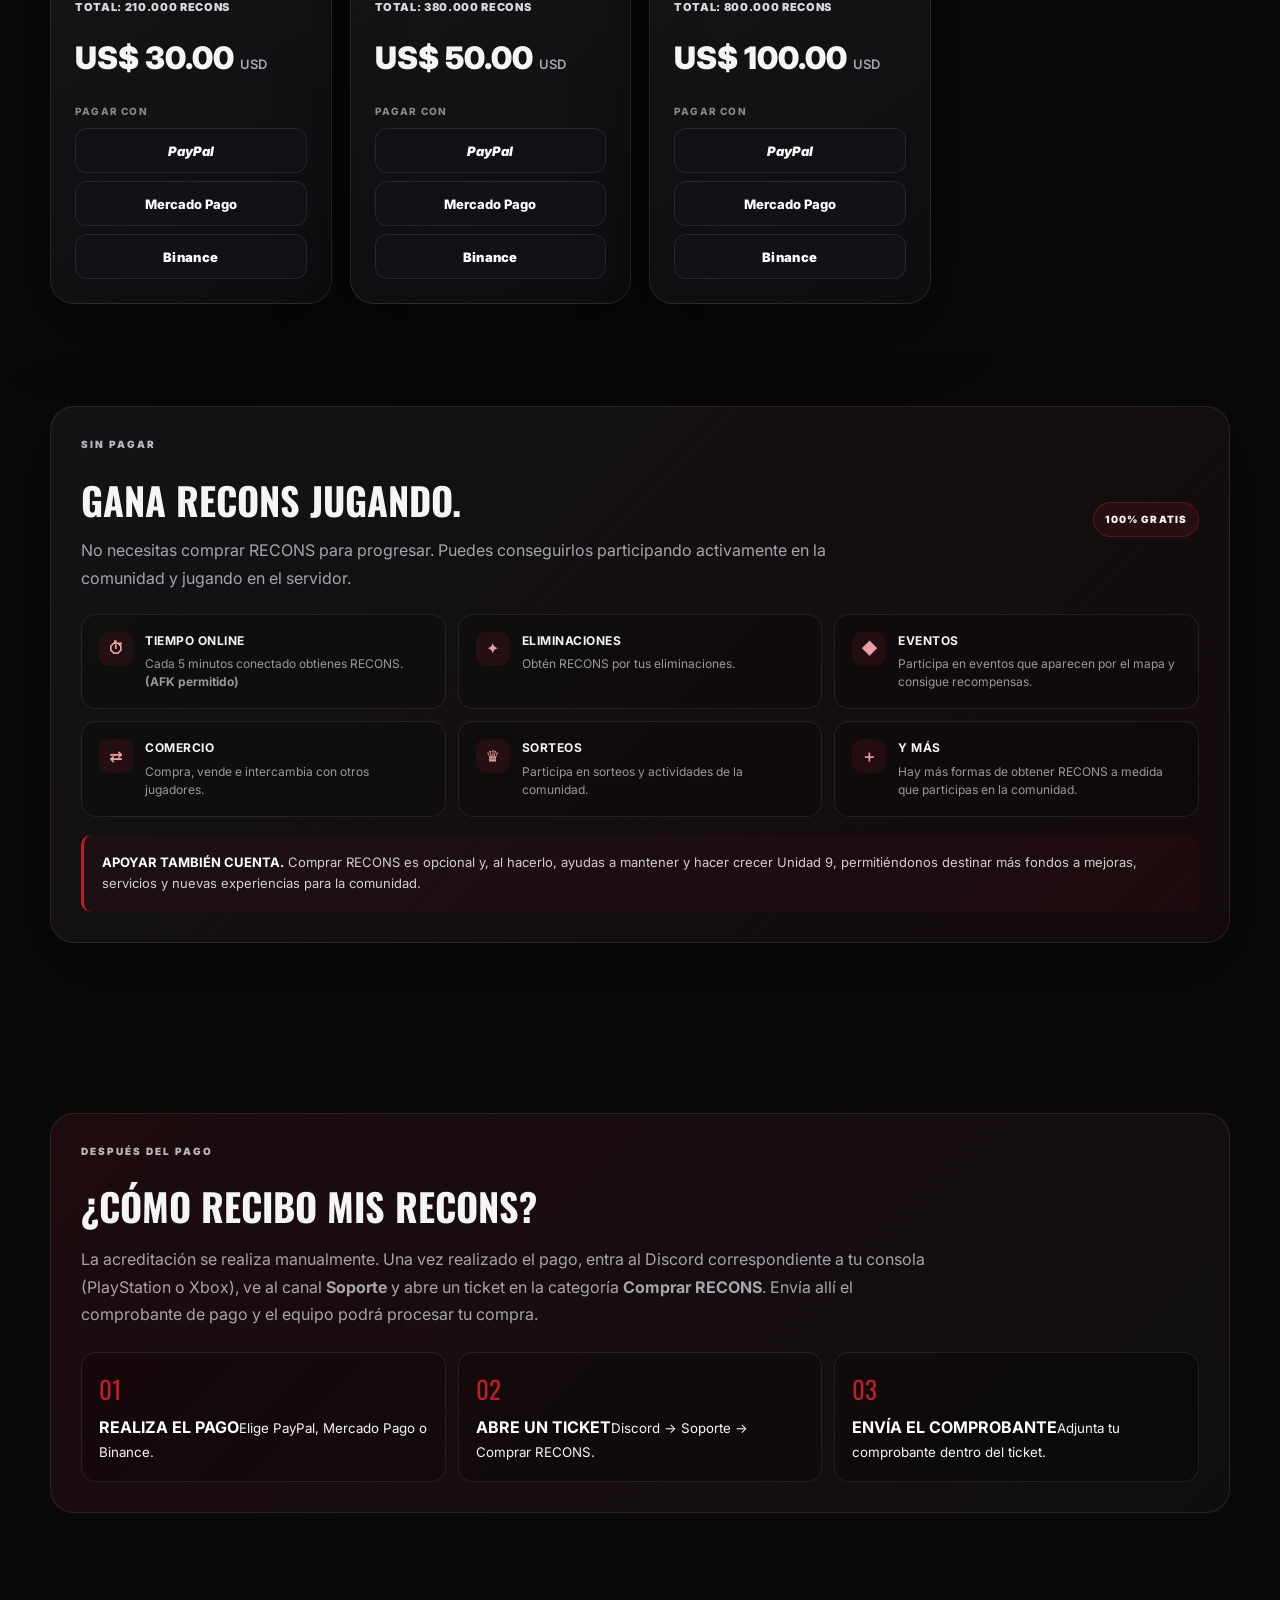
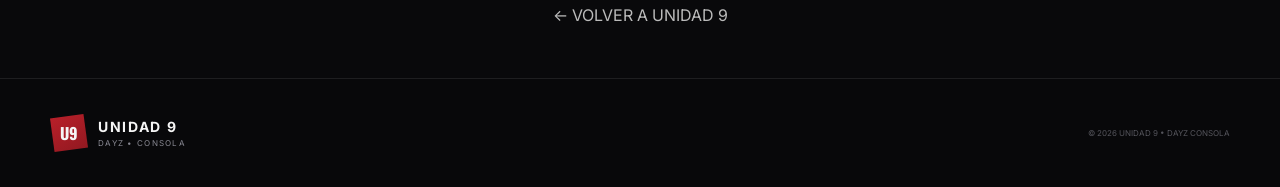
<file: recons.html>
<!DOCTYPE html>
<html lang="es">
<head>
  <meta charset="UTF-8">
  <meta name="viewport" content="width=device-width, initial-scale=1.0, viewport-fit=cover">
  <meta name="theme-color" content="#0b0b0d">
  <meta name="description" content="Paquetes RECONS de Unidad 9 — compra RECONS para utilizar en la comunidad DayZ.">
  <title>RECONS — UNIDAD 9</title>
  <link rel="icon" type="image/svg+xml" href="assets/favicon.svg">
  <link rel="preconnect" href="https://fonts.googleapis.com">
  <link rel="preconnect" href="https://fonts.gstatic.com" crossorigin>
  <link href="https://fonts.googleapis.com/css2?family=Inter:wght@400;500;600;700;800;900&family=Oswald:wght@500;600;700&display=swap" rel="stylesheet">
  <link rel="stylesheet" href="assets/styles.css?v=20261031-u9">
  <style>
    .shop-hero{padding-top:150px;padding-bottom:70px;text-align:center;position:relative;overflow:hidden}.shop-hero:before{content:"";position:absolute;width:520px;height:520px;border-radius:50%;background:radial-gradient(circle,rgba(143,24,32,.25),transparent 68%);left:50%;top:0;transform:translateX(-50%);pointer-events:none}.shop-hero h1{font-family:Oswald,sans-serif;font-size:clamp(58px,13vw,120px);line-height:.86;letter-spacing:-2px;margin:18px 0}.shop-hero h1 span{color:var(--red2)}.shop-hero p{max-width:680px;margin:0 auto;color:var(--muted);font-size:17px;line-height:1.7}.shop-note{margin:25px auto 0;max-width:760px;padding:15px 18px;border:1px solid var(--line);border-radius:14px;background:rgba(255,255,255,.035);font-size:13px;color:#d8d8dc}.packages{display:grid;grid-template-columns:repeat(4,1fr);gap:18px;padding-bottom:80px}.package-card{position:relative;background:linear-gradient(145deg,rgba(255,255,255,.065),rgba(255,255,255,.018));border:1px solid var(--line);border-radius:24px;padding:24px;box-shadow:var(--shadow);overflow:hidden;transition:transform .3s ease,border-color .3s ease}.package-card:hover{transform:translateY(-7px);border-color:rgba(187,32,42,.55)}.package-card.featured{border-color:rgba(187,32,42,.65);box-shadow:0 25px 80px rgba(143,24,32,.18)}.package-badge{position:absolute;top:16px;right:16px;background:var(--red);border-radius:999px;padding:7px 10px;font-size:10px;font-weight:800;letter-spacing:.7px}.package-art{height:145px;border-radius:17px;background:radial-gradient(circle at 50% 40%,rgba(187,32,42,.42),transparent 38%),linear-gradient(145deg,#18181e,#0c0c0f);display:grid;place-items:center;margin-bottom:22px;border:1px solid rgba(255,255,255,.06);position:relative}.package-art:after{display:none !important;content:none !important}.package-number{font-size:11px;color:#888;letter-spacing:1.5px;font-weight:800}.package-card h2{font-family:Oswald,sans-serif;font-size:30px;margin:8px 0 15px}.recons-total{font-size:35px;font-weight:900;letter-spacing:-1px}.recons-label{font-size:12px;color:var(--muted);letter-spacing:1px;font-weight:800}.bonus{display:inline-flex;margin:12px 0 18px;padding:7px 10px;border-radius:8px;background:rgba(187,32,42,.12);border:1px solid rgba(187,32,42,.25);font-size:12px;font-weight:800;color:#e9a4a8}.price{font-size:31px;font-weight:900;margin:5px 0 22px}.price small{font-size:13px;color:var(--muted);font-weight:600}.pay-title{font-size:10px;letter-spacing:1.2px;color:#888;font-weight:800;margin-bottom:9px}.pay-grid{display:grid;grid-template-columns:1fr;gap:8px}.pay-btn{min-height:45px;border-radius:12px;border:1px solid var(--line);background:#111116;color:#fff;text-decoration:none;display:flex;align-items:center;justify-content:center;font-weight:900;font-size:13px;transition:.25s}.pay-btn:hover{border-color:rgba(255,255,255,.25);background:#19191f;transform:translateY(-2px)}.pay-btn.paypal{font-style:italic}.pay-btn.mp{font-weight:800}.pay-btn.binance{letter-spacing:.3px}.payment-help{padding:70px 0 90px}.payment-box{border:1px solid var(--line);border-radius:24px;background:linear-gradient(135deg,rgba(143,24,32,.16),rgba(255,255,255,.025));padding:30px}.payment-box h2{font-family:Oswald,sans-serif;font-size:38px;margin:0 0 10px}.payment-box p{color:var(--muted);line-height:1.7;max-width:850px}.payment-steps{display:grid;grid-template-columns:repeat(3,1fr);gap:12px;margin-top:24px}.payment-step{padding:17px;border:1px solid var(--line);border-radius:15px;background:rgba(0,0,0,.2)}.payment-step b{color:#fff}.payment-step span{display:block;color:var(--red2);font-family:Oswald,sans-serif;font-size:25px;margin-bottom:6px}.back-home{text-align:center;padding-bottom:50px}.back-home a{color:#bbb;text-decoration:none}.back-home a:hover{color:#fff}
    @media(max-width:950px){.packages{grid-template-columns:repeat(2,1fr)}}
    @media(max-width:620px){.shop-hero{padding-top:125px;padding-bottom:50px}.shop-hero h1{font-size:68px}.packages{grid-template-columns:1fr;gap:16px}.package-card{padding:20px}.package-art{height:125px}.payment-steps{grid-template-columns:1fr}.payment-box{padding:22px}.desktop-nav{display:none}}
  </style>
</head>
<body>
  <div class="noise"></div>
  <header class="site-header" id="top">
    <a class="brand" href="index.html" aria-label="Volver a Unidad 9"><span class="brand-mark">U9</span><span class="brand-text"><strong>UNIDAD 9</strong><small>DAYZ • CONSOLA</small></span></a>
    <nav class="desktop-nav" aria-label="Navegación principal"><a href="index.html#servidores">SERVIDORES</a><a href="index.html#como-ingresar">CÓMO INGRESAR</a><a href="index.html#normativas">NORMATIVAS</a><a href="index.html#comunidad">COMUNIDAD</a></nav>
    <a class="nav-cta" href="index.html">VOLVER AL INICIO</a>
  </header>

  <main>
    <section class="shop-hero section-pad"><div class="container"><div class="eyebrow">05 / TIENDA • RECONS</div><h1>CONSIGUE<br><span>RECONS.</span></h1><p>Los RECONS son la moneda de la comunidad Unidad 9. Puedes utilizarlos para intercambios entre jugadores, productos de la tienda y diferentes beneficios disponibles dentro de la comunidad.</p><div class="shop-note"><strong>IMPORTANTE:</strong> Los RECONS comprados no se acreditan automáticamente. Después del pago, abre un ticket en el Discord correspondiente a tu consola (PlayStation o Xbox) y envía tu comprobante.</div></div></section>

    <section class="section-pad" style="padding-top:0"><div class="container"><div class="section-head"><div><div class="eyebrow">PAQUETES DISPONIBLES</div><h2>ELIGE TU PAQUETE.</h2></div><p>Selecciona un método de pago dentro del paquete que quieras. Los RECONS comprados se acreditan manualmente tras validar el comprobante.</p></div>
      <div class="packages">
        <article class="package-card reveal">
          <span class="package-number">PAQUETE 01</span><h2>INICIAL</h2>
          <div class="recons-total">5.000</div><div class="recons-label">RECONS</div>
          <div class="bonus neutral">SIN BONUS</div>
          <div class="price">US$ 1.00 <small>USD</small></div>
          <div class="pay-title">PAGAR CON</div><div class="pay-grid">
            <a class="pay-btn paypal" data-link="paypal1" href="#">PayPal</a>
            <a class="pay-btn mp" data-link="mercadopago1" href="#">Mercado Pago</a>
            <a class="pay-btn binance" data-link="binance1" href="#">Binance</a>
          </div>
        </article>
        <article class="package-card reveal delay-1">
          <span class="package-number">PAQUETE 02</span><h2>AVENTURERO</h2>
          <div class="recons-total">12.500</div><div class="recons-label">RECONS</div>
          <div class="bonus neutral">SIN BONUS</div>
          <div class="price">US$ 2.50 <small>USD</small></div>
          <div class="pay-title">PAGAR CON</div><div class="pay-grid">
            <a class="pay-btn paypal" data-link="paypal2" href="#">PayPal</a>
            <a class="pay-btn mp" data-link="mercadopago2" href="#">Mercado Pago</a>
            <a class="pay-btn binance" data-link="binance2" href="#">Binance</a>
          </div>
        </article>
        <article class="package-card featured reveal delay-2">
          <span class="package-badge">BONUS +2.500</span>
          <span class="package-number">PAQUETE 03</span><h2>SUPERVIVIENTE</h2>
          <div class="recons-total">27.500</div><div class="recons-label">RECONS TOTALES</div>
          <div class="bonus">+2.500 BONUS RECONS</div>
          <div class="price">US$ 5.00 <small>USD</small></div>
          <div class="pay-title">PAGAR CON</div><div class="pay-grid">
            <a class="pay-btn paypal" data-link="paypal3" href="#">PayPal</a>
            <a class="pay-btn mp" data-link="mercadopago3" href="#">Mercado Pago</a>
            <a class="pay-btn binance" data-link="binance3" href="#">Binance</a>
          </div>
        </article>
        <article class="package-card featured reveal">
          <span class="package-badge">MÁS ELEGIDO</span>
          <span class="package-number">PAQUETE 04</span><h2>POPULAR</h2>
          <div class="recons-total">60.000</div><div class="recons-label">RECONS TOTALES</div>
          <div class="bonus">+10.000 BONUS RECONS</div>
          <div class="price">US$ 10.00 <small>USD</small></div>
          <div class="pay-title">PAGAR CON</div><div class="pay-grid">
            <a class="pay-btn paypal" data-link="paypal4" href="#">PayPal</a>
            <a class="pay-btn mp" data-link="mercadopago4" href="#">Mercado Pago</a>
            <a class="pay-btn binance" data-link="binance4" href="#">Binance</a>
          </div>
        </article>
        <article class="package-card reveal">
          <span class="package-number">PAQUETE 05</span><h2>PAQUETE 30</h2>
          <div class="recons-total">150.000</div><div class="recons-label">RECONS BASE</div>
          <div class="bonus">+60.000 BONUS RECONS</div><div class="package-total">TOTAL: 210.000 RECONS</div>
          <div class="price">US$ 30.00 <small>USD</small></div>
          <div class="pay-title">PAGAR CON</div><div class="pay-grid">
            <a class="pay-btn paypal" data-link="paypal5" href="#">PayPal</a>
            <a class="pay-btn mp" data-link="mercadopago5" href="#">Mercado Pago</a>
            <a class="pay-btn binance" data-link="binance5" href="#">Binance</a>
          </div>
        </article>
        <article class="package-card reveal delay-1">
          <span class="package-number">PAQUETE 06</span><h2>PAQUETE 50</h2>
          <div class="recons-total">250.000</div><div class="recons-label">RECONS BASE</div>
          <div class="bonus">+130.000 BONUS RECONS</div><div class="package-total">TOTAL: 380.000 RECONS</div>
          <div class="price">US$ 50.00 <small>USD</small></div>
          <div class="pay-title">PAGAR CON</div><div class="pay-grid">
            <a class="pay-btn paypal" data-link="paypal6" href="#">PayPal</a>
            <a class="pay-btn mp" data-link="mercadopago6" href="#">Mercado Pago</a>
            <a class="pay-btn binance" data-link="binance6" href="#">Binance</a>
          </div>
        </article>
        <article class="package-card reveal delay-2">
          <span class="package-number">PAQUETE 07</span><h2>PAQUETE 100</h2>
          <div class="recons-total">500.000</div><div class="recons-label">RECONS BASE</div>
          <div class="bonus">+300.000 BONUS RECONS</div><div class="package-total">TOTAL: 800.000 RECONS</div>
          <div class="price">US$ 100.00 <small>USD</small></div>
          <div class="pay-title">PAGAR CON</div><div class="pay-grid">
            <a class="pay-btn paypal" data-link="paypal7" href="#">PayPal</a>
            <a class="pay-btn mp" data-link="mercadopago7" href="#">Mercado Pago</a>
            <a class="pay-btn binance" data-link="binance7" href="#">Binance</a>
          </div>
        </article>
      </div>

      <div class="free-earn reveal">
        <div class="free-earn-head"><div><div class="eyebrow">SIN PAGAR</div><h2>GANA RECONS JUGANDO.</h2></div><span class="free-pill">100% GRATIS</span></div>
        <p>No necesitas comprar RECONS para progresar. Puedes conseguirlos participando activamente en la comunidad y jugando en el servidor.</p>
        <div class="earn-grid">
          <div class="earn-item"><span>⏱</span><div><b>TIEMPO ONLINE</b><small>Cada 5 minutos conectado obtienes RECONS. <strong>(AFK permitido)</strong></small></div></div>
          <div class="earn-item"><span>✦</span><div><b>ELIMINACIONES</b><small>Obtén RECONS por tus eliminaciones.</small></div></div>
          <div class="earn-item"><span>◆</span><div><b>EVENTOS</b><small>Participa en eventos que aparecen por el mapa y consigue recompensas.</small></div></div>
          <div class="earn-item"><span>⇄</span><div><b>COMERCIO</b><small>Compra, vende e intercambia con otros jugadores.</small></div></div>
          <div class="earn-item"><span>♛</span><div><b>SORTEOS</b><small>Participa en sorteos y actividades de la comunidad.</small></div></div>
          <div class="earn-item"><span>＋</span><div><b>Y MÁS</b><small>Hay más formas de obtener RECONS a medida que participas en la comunidad.</small></div></div>
        </div>
        <div class="support-note"><strong>APOYAR TAMBIÉN CUENTA.</strong> Comprar RECONS es opcional y, al hacerlo, ayudas a mantener y hacer crecer Unidad 9, permitiéndonos destinar más fondos a mejoras, servicios y nuevas experiencias para la comunidad.</div>
      </div>
      </div></section>

    <section class="payment-help"><div class="container"><div class="payment-box reveal"><div class="eyebrow">DESPUÉS DEL PAGO</div><h2>¿CÓMO RECIBO MIS RECONS?</h2><p>La acreditación se realiza manualmente. Una vez realizado el pago, entra al Discord correspondiente a tu consola (PlayStation o Xbox), ve al canal <strong>Soporte</strong> y abre un ticket en la categoría <strong>Comprar RECONS</strong>. Envía allí el comprobante de pago y el equipo podrá procesar tu compra.</p><div class="payment-steps"><div class="payment-step"><span>01</span><b>REALIZA EL PAGO</b><small>Elige PayPal, Mercado Pago o Binance.</small></div><div class="payment-step"><span>02</span><b>ABRE UN TICKET</b><small>Discord → Soporte → Comprar RECONS.</small></div><div class="payment-step"><span>03</span><b>ENVÍA EL COMPROBANTE</b><small>Adjunta tu comprobante dentro del ticket.</small></div></div></div></div></section>
    <div class="back-home"><a href="index.html">← VOLVER A UNIDAD 9</a></div>
  </main>
  <footer class="footer"><div class="container footer-inner"><div class="brand"><span class="brand-mark">U9</span><span class="brand-text"><strong>UNIDAD 9</strong><small>DAYZ • CONSOLA</small></span></div><div class="footer-copy">© 2026 UNIDAD 9 • DAYZ CONSOLA</div></div></footer>
  <script src="assets/config.js?v=20261031-u9"></script><script src="assets/script.js?v=20261031-u9"></script>
</body>
</html>
</file>
<file: assets/styles.css>
:root{--bg:#09090b;--bg2:#101014;--panel:#15151a;--panel2:#1b1b21;--text:#f5f5f5;--muted:#a5a5ab;--red:#8f1820;--red2:#bb202a;--line:rgba(255,255,255,.09);--shadow:0 24px 70px rgba(0,0,0,.45);--max:1180px;--radius:22px}
*{box-sizing:border-box;margin:0;padding:0}html{scroll-behavior:smooth}body{font-family:Inter,system-ui,sans-serif;background:var(--bg);color:var(--text);line-height:1.55;overflow-x:hidden}a{color:inherit;text-decoration:none}button{font:inherit;color:inherit}::selection{background:var(--red2);color:#fff}.noise{position:fixed;inset:0;pointer-events:none;opacity:.035;background-image:url("data:image/svg+xml,%3Csvg viewBox='0 0 140 140' xmlns='http://www.w3.org/2000/svg'%3E%3Cfilter id='n'%3E%3CfeTurbulence type='fractalNoise' baseFrequency='.8' numOctaves='4' stitchTiles='stitch'/%3E%3C/filter%3E%3Crect width='100%25' height='100%25' filter='url(%23n)' opacity='.5'/%3E%3C/svg%3E");z-index:20}.container{width:min(calc(100% - 32px),var(--max));margin:auto}.section-pad{padding:100px 0}.site-header{height:76px;position:fixed;top:0;left:0;right:0;z-index:30;display:flex;align-items:center;justify-content:space-between;padding:0 max(16px,calc((100vw - var(--max))/2));background:rgba(9,9,11,.76);border-bottom:1px solid var(--line);backdrop-filter:blur(16px)}.brand{display:flex;align-items:center;gap:10px}.brand-mark{width:38px;height:38px;display:grid;place-items:center;font-family:Oswald,sans-serif;font-weight:700;font-size:16px;background:linear-gradient(145deg,var(--red2),var(--red));clip-path:polygon(0 12%,88% 0,100% 88%,12% 100%);box-shadow:0 8px 20px rgba(187,32,42,.22)}.brand-text{display:flex;flex-direction:column;line-height:1}.brand-text strong{font-size:14px;letter-spacing:.12em}.brand-text small{color:#888892;font-size:8px;letter-spacing:.16em;margin-top:5px}.desktop-nav{display:flex;gap:26px;font-size:11px;font-weight:800;letter-spacing:.08em;color:#c2c2c7}.desktop-nav a{transition:.2s}.desktop-nav a:hover{color:#fff}.nav-cta,.btn{display:inline-flex;align-items:center;justify-content:center;gap:12px;border-radius:10px;font-weight:900;letter-spacing:.05em;font-size:11px;transition:transform .25s,box-shadow .25s,background .25s}.nav-cta{padding:12px 14px;background:var(--red);border:1px solid rgba(255,255,255,.08)}.nav-cta:hover,.btn-primary:hover{transform:translateY(-2px);box-shadow:0 14px 34px rgba(143,24,32,.32)}.hero{min-height:790px;display:flex;align-items:center;position:relative;overflow:hidden;padding-top:130px;background:radial-gradient(circle at 74% 36%,rgba(143,24,32,.2),transparent 31%),linear-gradient(180deg,#0d0d10 0%,#09090b 100%)}.hero:after{content:"";position:absolute;inset:auto -10% -50px;height:220px;background:linear-gradient(transparent,var(--bg));pointer-events:none}.hero-glow{position:absolute;border-radius:50%;filter:blur(80px);opacity:.23;pointer-events:none}.glow-a{width:300px;height:300px;background:var(--red);right:7%;top:18%}.glow-b{width:180px;height:180px;background:#5b0e14;left:-5%;bottom:18%}.hero-grid{display:grid;grid-template-columns:1.1fr .9fr;gap:70px;align-items:center;position:relative;z-index:1}.eyebrow{font-size:10px;letter-spacing:.2em;font-weight:900;color:#b9b9bf;margin-bottom:18px}.pulse{display:inline-block;width:7px;height:7px;border-radius:50%;background:#d63b45;box-shadow:0 0 0 7px rgba(214,59,69,.12);margin-right:9px;vertical-align:middle}.hero h1,.cta-box h2,.section-head h2,.intro h2,.rules-content h2,.economy h2,.story h2{font-family:Oswald,sans-serif;line-height:.91;letter-spacing:.015em;text-transform:uppercase}.hero h1{font-size:clamp(62px,8vw,112px);text-shadow:0 20px 60px rgba(0,0,0,.35)}.hero h1 span,.intro h2 span,.cta-box h2 span{color:#a31b24}.hero-lead{max-width:590px;color:#b2b2b8;font-size:15px;margin-top:25px}.hero-actions{display:flex;gap:11px;margin-top:30px;flex-wrap:wrap}.btn{min-height:46px;padding:0 18px}.btn-primary{background:linear-gradient(145deg,#a21d26,#79131a);border:1px solid rgba(255,255,255,.1)}.btn-ghost{border:1px solid rgba(255,255,255,.12);background:rgba(255,255,255,.02)}.btn-ghost:hover{background:rgba(255,255,255,.06);transform:translateY(-2px)}.hero-discord{display:grid;grid-template-columns:44px 1fr auto;align-items:center;gap:13px;margin-top:16px;padding:14px 16px;border:1px solid rgba(187,32,42,.28);border-radius:14px;background:linear-gradient(135deg,rgba(143,24,32,.12),rgba(255,255,255,.025));box-shadow:0 12px 35px rgba(0,0,0,.2);transition:transform .25s,border-color .25s,background .25s}.hero-discord:hover{transform:translateY(-3px);border-color:rgba(187,32,42,.52);background:linear-gradient(135deg,rgba(143,24,32,.18),rgba(255,255,255,.035))}.hero-discord-icon{width:44px;height:44px;display:grid;place-items:center;border-radius:12px;background:rgba(187,32,42,.14);color:#d13944;font-size:21px}.hero-discord-copy{display:flex;flex-direction:column;gap:4px}.hero-discord-copy strong{font-size:10px;letter-spacing:.055em}.hero-discord-copy small{font-size:8px;color:#76767e;letter-spacing:.08em;font-weight:800}.hero-discord-arrow{font-size:21px;color:#777780}.hero-proof{margin-top:22px;color:#7f7f87;font-size:9px;font-weight:800;letter-spacing:.12em}.hero-proof span{color:#d63b45}.hero-panel{border:1px solid var(--line);background:linear-gradient(160deg,rgba(255,255,255,.06),rgba(255,255,255,.015));border-radius:28px;padding:24px;box-shadow:var(--shadow);position:relative;overflow:hidden}.hero-panel:before{content:"";position:absolute;inset:0;background:linear-gradient(115deg,rgba(255,255,255,.07),transparent 32%,transparent 68%,rgba(143,24,32,.09));pointer-events:none}.panel-top{display:flex;justify-content:space-between;color:#85858d;font-size:10px;font-weight:800;letter-spacing:.16em}.radar{height:310px;position:relative;display:grid;place-items:center;margin:10px 0}.radar:before{content:"";position:absolute;width:1px;height:88%;background:rgba(255,255,255,.08)}.radar:after{content:"";position:absolute;height:1px;width:88%;background:rgba(255,255,255,.08)}.radar-ring{position:absolute;border:1px solid rgba(255,255,255,.1);border-radius:50%}.r1{width:220px;height:220px}.r2{width:140px;height:140px}.radar-sweep{position:absolute;width:110px;height:110px;border-radius:100% 0 0 0;background:linear-gradient(135deg,rgba(187,32,42,.35),transparent 65%);transform-origin:100% 100%;animation:sweep 4s linear infinite}.radar-core{width:64px;height:64px;border-radius:50%;display:grid;place-items:center;background:#111116;border:1px solid rgba(255,255,255,.15);font-family:Oswald;font-size:22px;box-shadow:0 0 30px rgba(187,32,42,.18)}.radar-dot{width:7px;height:7px;border-radius:50%;background:#c9323d;box-shadow:0 0 0 6px rgba(201,50,61,.1);position:absolute}.d1{left:30%;top:39%}.d2{right:27%;bottom:37%}.d3{right:22%;top:29%}.stat-grid{display:grid;grid-template-columns:repeat(3,1fr);border-top:1px solid var(--line);padding-top:17px}.stat-grid div{display:flex;flex-direction:column}.stat-grid strong{font-size:27px;font-weight:900}.stat-grid span{color:#777780;font-size:8px;letter-spacing:.13em;font-weight:800;margin-top:3px}.fine{display:block;color:#55555b;font-size:8px;margin-top:13px}.ticker{border-top:1px solid var(--line);border-bottom:1px solid var(--line);overflow:hidden;background:#0c0c0f}.ticker-track{width:max-content;display:flex;gap:22px;align-items:center;padding:13px 0;color:#85858d;font-size:9px;font-weight:900;letter-spacing:.17em;animation:marquee 35s linear infinite}.ticker i{color:var(--red2);font-style:normal}.two-col{display:grid;grid-template-columns:.34fr 1fr;gap:80px}.section-label{font-size:10px;letter-spacing:.18em;color:#7b7b83;font-weight:900}.section-label span{color:#be252e;margin-right:8px}.intro{background:linear-gradient(180deg,#0a0a0d,#0d0d10)}.intro-copy h2{font-size:clamp(42px,5vw,72px);max-width:760px}.intro-copy p{color:#a5a5ab;max-width:760px;margin-top:24px}.mini-facts{display:flex;gap:16px;margin-top:35px}.mini-facts div{min-width:110px;border:1px solid var(--line);border-radius:14px;padding:14px}.mini-facts strong{display:block;font-size:22px}.mini-facts span{font-size:8px;color:#74747c;letter-spacing:.15em;font-weight:900}.servers{background:linear-gradient(180deg,#0d0d10,#09090b)}.section-head{display:flex;justify-content:space-between;gap:30px;align-items:end;margin-bottom:35px}.section-head h2{font-size:clamp(44px,6vw,76px)}.section-head p{max-width:330px;color:#7f7f86;font-size:12px;text-align:right}.server-grid{display:grid;grid-template-columns:repeat(2,1fr);gap:20px}.server-card{border:1px solid var(--line);background:var(--panel);border-radius:var(--radius);overflow:hidden;box-shadow:var(--shadow);transition:transform .3s,border-color .3s}.server-card:hover{transform:translateY(-6px);border-color:rgba(187,32,42,.35)}.server-image{height:260px;position:relative;display:flex;align-items:flex-end;padding:22px;overflow:hidden}.server-image:before,.server-image:after{content:"";position:absolute;inset:0}.playstation-art{background:linear-gradient(130deg,#151014 0%,#332024 50%,#0f1114 100%)}.xbox-art{background:linear-gradient(130deg,#111714 0%,#26312b 50%,#0f1114 100%)}.playstation-art:before{background:radial-gradient(circle at 70% 35%,rgba(187,32,42,.28),transparent 28%),linear-gradient(160deg,transparent 40%,rgba(0,0,0,.8))}.xbox-art:before{background:radial-gradient(circle at 70% 35%,rgba(105,160,113,.22),transparent 28%),linear-gradient(160deg,transparent 40%,rgba(0,0,0,.8))}.server-image:after{background:linear-gradient(180deg,transparent 30%,rgba(0,0,0,.65))}.server-image span,.server-image em{position:relative;z-index:1}.server-image span{font-family:Oswald;font-size:45px;letter-spacing:.03em}.server-image em{position:absolute;right:22px;top:20px;font-style:normal;font-size:11px;letter-spacing:.14em;color:#aaa}.server-body{padding:23px}.server-status{color:#7e7e86;font-size:9px;font-weight:900;letter-spacing:.14em}.status-dot{display:inline-block;width:6px;height:6px;background:#cc3942;border-radius:50%;margin-right:6px;box-shadow:0 0 0 5px rgba(204,57,66,.08)}.server-body h3{font-family:Oswald;font-size:36px;margin-top:7px}.server-body p{color:#909098;font-size:13px;margin-top:8px}.server-buttons{display:flex;gap:9px;margin-top:20px;flex-wrap:wrap}.btn-small{min-height:40px;padding:0 13px;font-size:9px}.access{background:#101015}.steps{display:grid;gap:12px}.step{display:grid;grid-template-columns:76px 1fr;gap:20px;border:1px solid var(--line);background:rgba(255,255,255,.02);border-radius:18px;padding:22px;transition:.25s}.step:hover{border-color:rgba(187,32,42,.28);transform:translateX(3px)}.step-no{font-family:Oswald;font-size:42px;color:var(--red2);line-height:1}.step h3{font-family:Oswald;font-size:26px}.step p{color:#92929a;font-size:13px;margin-top:7px;max-width:800px}.text-link{display:inline-block;margin-top:13px;color:#d3d3d8;font-size:9px;font-weight:900;letter-spacing:.12em}.tip{display:inline-block;margin-top:14px;padding:8px 10px;border:1px solid var(--line);border-radius:8px;color:#76767e;font-size:8px;font-weight:900;letter-spacing:.1em}.access-note{margin-top:16px;border-left:2px solid var(--red2);padding:14px 16px;color:#83838a;background:rgba(143,24,32,.05);font-size:11px}.access-note strong{color:#d9d9dc}.rules{background:#0b0b0e}.rules-grid{align-items:start}.rules-content h2{font-size:clamp(46px,6vw,78px)}.muted{color:#81818a;font-size:12px;margin-top:12px;max-width:650px}.accordion{margin-top:28px;border-top:1px solid var(--line)}.accordion-item{width:100%;border:0;border-bottom:1px solid var(--line);background:none;display:flex;justify-content:space-between;align-items:center;padding:18px 4px;text-align:left;cursor:pointer;font-size:11px;font-weight:900;letter-spacing:.06em}.accordion-item b{color:var(--red2);margin-right:12px}.accordion-item i{font-style:normal;font-size:20px;color:#797981;transition:.2s}.accordion-item[aria-expanded="true"] i{transform:rotate(45deg);color:#fff}.accordion-panel{max-height:0;overflow:hidden;transition:max-height .3s ease}.accordion-panel p{padding:0 8px 18px 38px;color:#8f8f97;font-size:12px}.economy{background:linear-gradient(180deg,#0b0b0e,#09090b)}.economy-card{display:grid;grid-template-columns:1fr 1fr;gap:0;border:1px solid var(--line);border-radius:28px;overflow:hidden;background:linear-gradient(135deg,#15151a,#0e0e11);box-shadow:var(--shadow)}.economy-main,.economy-side{padding:40px}.economy-main{background:radial-gradient(circle at 20% 20%,rgba(187,32,42,.12),transparent 35%)}.economy h2{font-size:90px;color:#fff}.economy-main p{color:#97979f;max-width:500px}.economy-pills{display:flex;gap:8px;flex-wrap:wrap;margin-top:23px}.economy-pills span{font-size:8px;font-weight:900;letter-spacing:.12em;color:#92929a;padding:8px 10px;border:1px solid var(--line);border-radius:8px}.economy-side{border-left:1px solid var(--line);display:grid;grid-template-columns:auto 1fr;gap:18px;align-items:start}.coin{width:60px;height:60px;border-radius:50%;display:grid;place-items:center;border:1px solid rgba(187,32,42,.55);background:radial-gradient(circle,#551017,#1a0d10 70%);font-family:Oswald;font-size:27px;box-shadow:inset 0 0 30px rgba(187,32,42,.2)}.economy-side strong{font-size:11px;letter-spacing:.1em}.economy-side p{color:#8d8d95;font-size:11px;margin-top:7px}.economy-side .btn{grid-column:1/-1;margin-top:5px;width:max-content}.community{background:#0c0c10}.community-grid{display:grid;grid-template-columns:repeat(2,1fr);gap:12px}.social-card{display:grid;grid-template-columns:44px 1fr auto;gap:15px;align-items:center;border:1px solid var(--line);background:rgba(255,255,255,.025);border-radius:17px;padding:18px;transition:.25s}.social-card:hover{transform:translateY(-3px);border-color:rgba(187,32,42,.35);background:rgba(255,255,255,.04)}.social-icon{width:44px;height:44px;display:grid;place-items:center;border-radius:12px;background:rgba(187,32,42,.1);color:#d13944;font-size:20px}.social-card small{font-size:8px;color:#6f6f77;font-weight:900;letter-spacing:.14em}.social-card h3{font-family:Oswald;font-size:25px;line-height:1}.social-card p{color:#81818a;font-size:10px;margin-top:5px}.arrow{color:#6d6d75;font-size:20px}.story{background:linear-gradient(180deg,#0c0c0f,#111116)}.story-card{display:grid;grid-template-columns:150px 1fr;gap:40px;align-items:center;border:1px solid var(--line);border-radius:28px;padding:35px;background:radial-gradient(circle at 0 0,rgba(143,24,32,.12),transparent 38%)}.story-mark{font-family:Oswald;font-size:96px;color:var(--red2);opacity:.85}.story h2{font-size:clamp(42px,5vw,66px)}.story p{color:#94949c;font-size:12px;margin-top:13px;max-width:840px}.final-cta{padding-top:60px}.cta-box{display:flex;justify-content:space-between;align-items:center;gap:30px;padding:52px 40px;border:1px solid var(--line);border-radius:28px;background:linear-gradient(135deg,rgba(143,24,32,.18),rgba(255,255,255,.025));overflow:hidden;position:relative}.cta-box:after{content:"U9";position:absolute;right:35px;bottom:-40px;font-family:Oswald;font-size:200px;color:rgba(255,255,255,.025);line-height:1}.cta-box h2{font-size:clamp(50px,7vw,90px)}.btn-xl{min-height:58px;padding:0 24px;position:relative;z-index:2}.footer{border-top:1px solid var(--line);padding:35px 0;background:#08080a}.footer-inner{display:flex;align-items:center;justify-content:space-between;gap:20px}.footer-links{display:flex;gap:18px;font-size:9px;font-weight:900;letter-spacing:.1em;color:#72727a}.footer-copy{font-size:8px;color:#55555c}.floating-top{position:fixed;right:16px;bottom:18px;width:42px;height:42px;border-radius:12px;border:1px solid var(--line);background:rgba(17,17,20,.9);color:#bbb;z-index:25;opacity:0;pointer-events:none;transition:.2s;backdrop-filter:blur(12px)}.floating-top.show{opacity:1;pointer-events:auto}.reveal{opacity:0;transform:translateY(20px);transition:opacity .7s ease,transform .7s ease}.reveal.visible{opacity:1;transform:none}.delay-1{transition-delay:.1s}.delay-2{transition-delay:.2s}@keyframes sweep{to{transform:rotate(360deg)}}@keyframes marquee{to{transform:translateX(-50%)}}
@media (max-width:900px){.desktop-nav{display:none}.site-header{height:68px}.nav-cta{padding:10px 11px;font-size:9px}.hero{min-height:auto;padding:125px 0 80px}.hero-grid{grid-template-columns:1fr;gap:42px}.hero h1{font-size:clamp(58px,17vw,95px)}.hero-panel{max-width:620px}.section-pad{padding:78px 0}.two-col{grid-template-columns:1fr;gap:27px}.section-label{order:-1}.section-head{display:block}.section-head h2{margin-bottom:13px}.section-head p{text-align:left}.server-grid,.community-grid,.economy-card{grid-template-columns:1fr}.economy-side{border-left:0;border-top:1px solid var(--line)}.story-card{grid-template-columns:1fr;gap:10px}.story-mark{font-size:72px}.cta-box{display:block}.cta-box .btn{margin-top:24px}.footer-inner{flex-direction:column;align-items:flex-start}.footer-links{flex-wrap:wrap}}
@media (max-width:600px){.container{width:min(calc(100% - 22px),var(--max))}.brand-text small{display:none}.nav-cta{display:none}.hero-grid{gap:30px}.hero-lead{font-size:13px}.hero-actions{display:grid;grid-template-columns:1fr 1fr}.hero-actions .btn{width:100%}.hero-proof{font-size:8px;line-height:1.6}.hero-discord{grid-template-columns:40px 1fr auto;padding:13px}.hero-discord-icon{width:40px;height:40px}.hero-discord-copy strong{font-size:9px}.hero-discord-copy small{font-size:7px;line-height:1.45}.hero-panel{padding:17px;border-radius:20px}.radar{height:235px}.r1{width:180px;height:180px}.r2{width:114px;height:114px}.server-image{height:220px}.server-image span{font-size:37px}.server-body{padding:18px}.server-buttons{display:grid;grid-template-columns:1fr 1fr}.btn-small{padding:0 7px}.step{grid-template-columns:53px 1fr;padding:17px}.step-no{font-size:34px}.step h3{font-size:21px}.step p{font-size:12px}.economy-main,.economy-side{padding:25px}.economy h2{font-size:76px}.economy-side{grid-template-columns:1fr}.coin{width:52px;height:52px}.economy-side .btn{width:100%}.social-card{grid-template-columns:40px 1fr auto;padding:14px}.social-icon{width:40px;height:40px}.story-card{padding:24px}.cta-box{padding:34px 24px}.footer-copy{font-size:7px}.section-head h2{font-size:46px}}
@media (prefers-reduced-motion:reduce){*,*::before,*::after{animation:none!important;transition:none!important;scroll-behavior:auto!important}}

/* RECONS tienda adicional */

.bonus.neutral{color:#aaa;background:rgba(255,255,255,.04);border-color:rgba(255,255,255,.08)}
.free-earn{margin-top:22px;padding:30px;border:1px solid var(--line);border-radius:24px;background:linear-gradient(135deg,rgba(255,255,255,.045),rgba(143,24,32,.08));box-shadow:var(--shadow)}
.free-earn-head{display:flex;align-items:flex-end;justify-content:space-between;gap:16px}.free-earn h2{font-family:Oswald,sans-serif;font-size:38px;margin:4px 0 8px}.free-earn>p{color:var(--muted);line-height:1.7;max-width:760px}.free-pill{font-size:10px;letter-spacing:1.1px;font-weight:900;border:1px solid rgba(187,32,42,.35);background:rgba(187,32,42,.12);padding:9px 11px;border-radius:999px;white-space:nowrap}
.earn-grid{display:grid;grid-template-columns:repeat(3,1fr);gap:12px;margin-top:22px}.earn-item{display:flex;gap:12px;padding:17px;border:1px solid var(--line);border-radius:15px;background:rgba(0,0,0,.16)}.earn-item>span{width:34px;height:34px;display:grid;place-items:center;border-radius:10px;background:rgba(187,32,42,.12);color:#e8a0a5;font-weight:900;flex:none}.earn-item b{display:block;font-size:12px;letter-spacing:.5px}.earn-item small{display:block;margin-top:5px;color:#999;line-height:1.5;font-size:12px}.support-note{margin-top:18px;padding:17px 18px;border-left:3px solid var(--red2);background:rgba(143,24,32,.08);border-radius:10px;color:#cfcfd3;line-height:1.65;font-size:13px}.support-note strong{color:#fff}
@media(max-width:950px){.earn-grid{grid-template-columns:repeat(2,1fr)}}
@media(max-width:620px){.free-earn{padding:22px}.free-earn-head{display:block}.free-pill{display:inline-block;margin-top:8px}.earn-grid{grid-template-columns:1fr}.free-earn h2{font-size:32px}}

.benefit-card p{transition:max-height .35s ease,opacity .35s ease}.benefit-card:not(.expanded) p{max-height:4.9em;overflow:hidden;position:relative}.benefit-card:not(.expanded) p:after{content:"";position:absolute;left:0;right:0;bottom:0;height:2em;background:linear-gradient(transparent,var(--card-fade,#151518))}.benefit-card.expanded p{max-height:30em}.benefit-card.expanded .benefit-more span{transform:rotate(180deg)}

.package-art:after{display:none !important;content:none !important}.package-art img{width:100%;height:100%;display:block;object-fit:contain;padding:12px;box-sizing:border-box;border-radius:16px}

/* ===== DAÑO A ESTRUCTURAS ===== */
.damage-section{background:#0b0b0e}
.damage-panel{border:1px solid var(--line);border-radius:24px;padding:26px;background:linear-gradient(145deg,rgba(255,255,255,.045),rgba(255,255,255,.012));box-shadow:var(--shadow)}
.damage-status-row{display:flex;align-items:center;justify-content:space-between;gap:12px;flex-wrap:wrap}
.damage-indicator{display:inline-flex;align-items:center;gap:9px;padding:9px 12px;border-radius:999px;font-size:10px;font-weight:900;letter-spacing:.1em;border:1px solid rgba(255,255,255,.1);background:rgba(255,255,255,.03)}
.damage-dot{width:9px;height:9px;border-radius:50%;display:block;box-shadow:0 0 0 6px rgba(255,255,255,.04)}
.damage-indicator.is-disabled{color:#8fd39d;border-color:rgba(74,179,98,.28);background:rgba(74,179,98,.08)}
.damage-indicator.is-disabled .damage-dot{background:#45ba61;box-shadow:0 0 0 6px rgba(69,186,97,.11)}
.damage-indicator.is-active{color:#ff9ca2;border-color:rgba(208,51,64,.28);background:rgba(208,51,64,.08)}
.damage-indicator.is-active .damage-dot{background:#d73342;box-shadow:0 0 0 6px rgba(215,51,66,.12)}
.damage-zone{font-size:9px;color:#75757e;font-weight:900;letter-spacing:.12em}
.damage-main{display:grid;grid-template-columns:1.2fr .8fr;gap:20px;align-items:end;padding:26px 0 22px}
.damage-kicker{font-size:10px;font-weight:900;letter-spacing:.14em;color:#8f8f97}
.damage-countdown{font-family:Oswald,sans-serif;font-size:clamp(58px,8vw,88px);line-height:.95;letter-spacing:.03em;margin:8px 0 10px}
.damage-main p{color:var(--muted);font-size:12px;max-width:620px}
.damage-times{display:grid;grid-template-columns:1fr 1fr;gap:10px}
.damage-times div{padding:15px;border:1px solid var(--line);border-radius:14px;background:rgba(0,0,0,.18)}
.damage-times small{display:block;color:#6d6d76;font-size:8px;font-weight:900;letter-spacing:.1em;margin-bottom:6px}
.damage-times strong{font-family:Oswald,sans-serif;font-size:26px}
.damage-note{padding:15px 16px;border-left:3px solid var(--red2);background:rgba(143,24,32,.08);border-radius:10px;color:#cfcfd3;font-size:12px;line-height:1.65}
.damage-note strong{color:#fff}
@media(max-width:700px){.damage-panel{padding:19px;border-radius:20px}.damage-main{grid-template-columns:1fr;gap:18px}.damage-countdown{font-size:clamp(52px,15vw,76px)}.damage-times{grid-template-columns:1fr 1fr}.damage-zone{width:100%}}

/* Hero Discord — mobile hardening */
.hero-discord{display:grid !important;visibility:visible !important;}
.hero-discord-copy{min-width:0;}
.hero-discord-copy strong,.hero-discord-copy small{overflow-wrap:anywhere;}
@media(max-width:600px){
  .hero-discord{display:grid !important;grid-template-columns:40px minmax(0,1fr) 24px !important;align-items:center !important;width:100% !important;min-height:70px !important;margin-top:16px !important;padding:13px !important;border:1px solid rgba(187,32,42,.42) !important;border-radius:14px !important;background:linear-gradient(135deg,rgba(143,24,32,.16),rgba(255,255,255,.035)) !important;box-shadow:0 12px 35px rgba(0,0,0,.22) !important;opacity:1 !important;transform:none !important;overflow:hidden !important;}
  .hero-discord-icon{display:grid !important;width:40px !important;height:40px !important;place-items:center !important;border-radius:12px !important;background:rgba(187,32,42,.16) !important;color:#d13944 !important;font-size:20px !important;}
  .hero-discord-copy{display:flex !important;flex-direction:column !important;gap:4px !important;min-width:0 !important;}
  .hero-discord-copy strong{display:block !important;font-size:9px !important;line-height:1.35 !important;letter-spacing:.055em !important;color:#fff !important;}
  .hero-discord-copy small{display:block !important;font-size:7px !important;line-height:1.45 !important;color:#8f8f97 !important;letter-spacing:.08em !important;font-weight:800 !important;}
  .hero-discord-arrow{display:grid !important;place-items:center !important;font-size:20px !important;color:#aaa !important;}
}

/* ===== ACCESO: AVISO DE ENLACE ===== */
.step-warning{margin-top:14px;padding:13px 15px;border-left:3px solid var(--red2);border-radius:9px;background:rgba(143,24,32,.08);color:#cfcfd3;font-size:11px;line-height:1.6}
.step-warning strong{color:#fff}
@media(max-width:600px){.step-warning{font-size:10px;padding:12px 13px}}


/* ===== DOS PLATAFORMAS, UN MAPA ===== */
.server-buttons .server-map-link{flex:1 0 100%;}
@media(max-width:600px){.server-buttons .server-map-link{grid-column:1/-1;}}
.access-platform-links{margin-top:14px;}
.access-platform-links .btn{flex:1 1 220px;}

.package-total{margin:-8px 0 18px;color:#d7d7dc;font-size:11px;font-weight:900;letter-spacing:.06em;}
</file>
